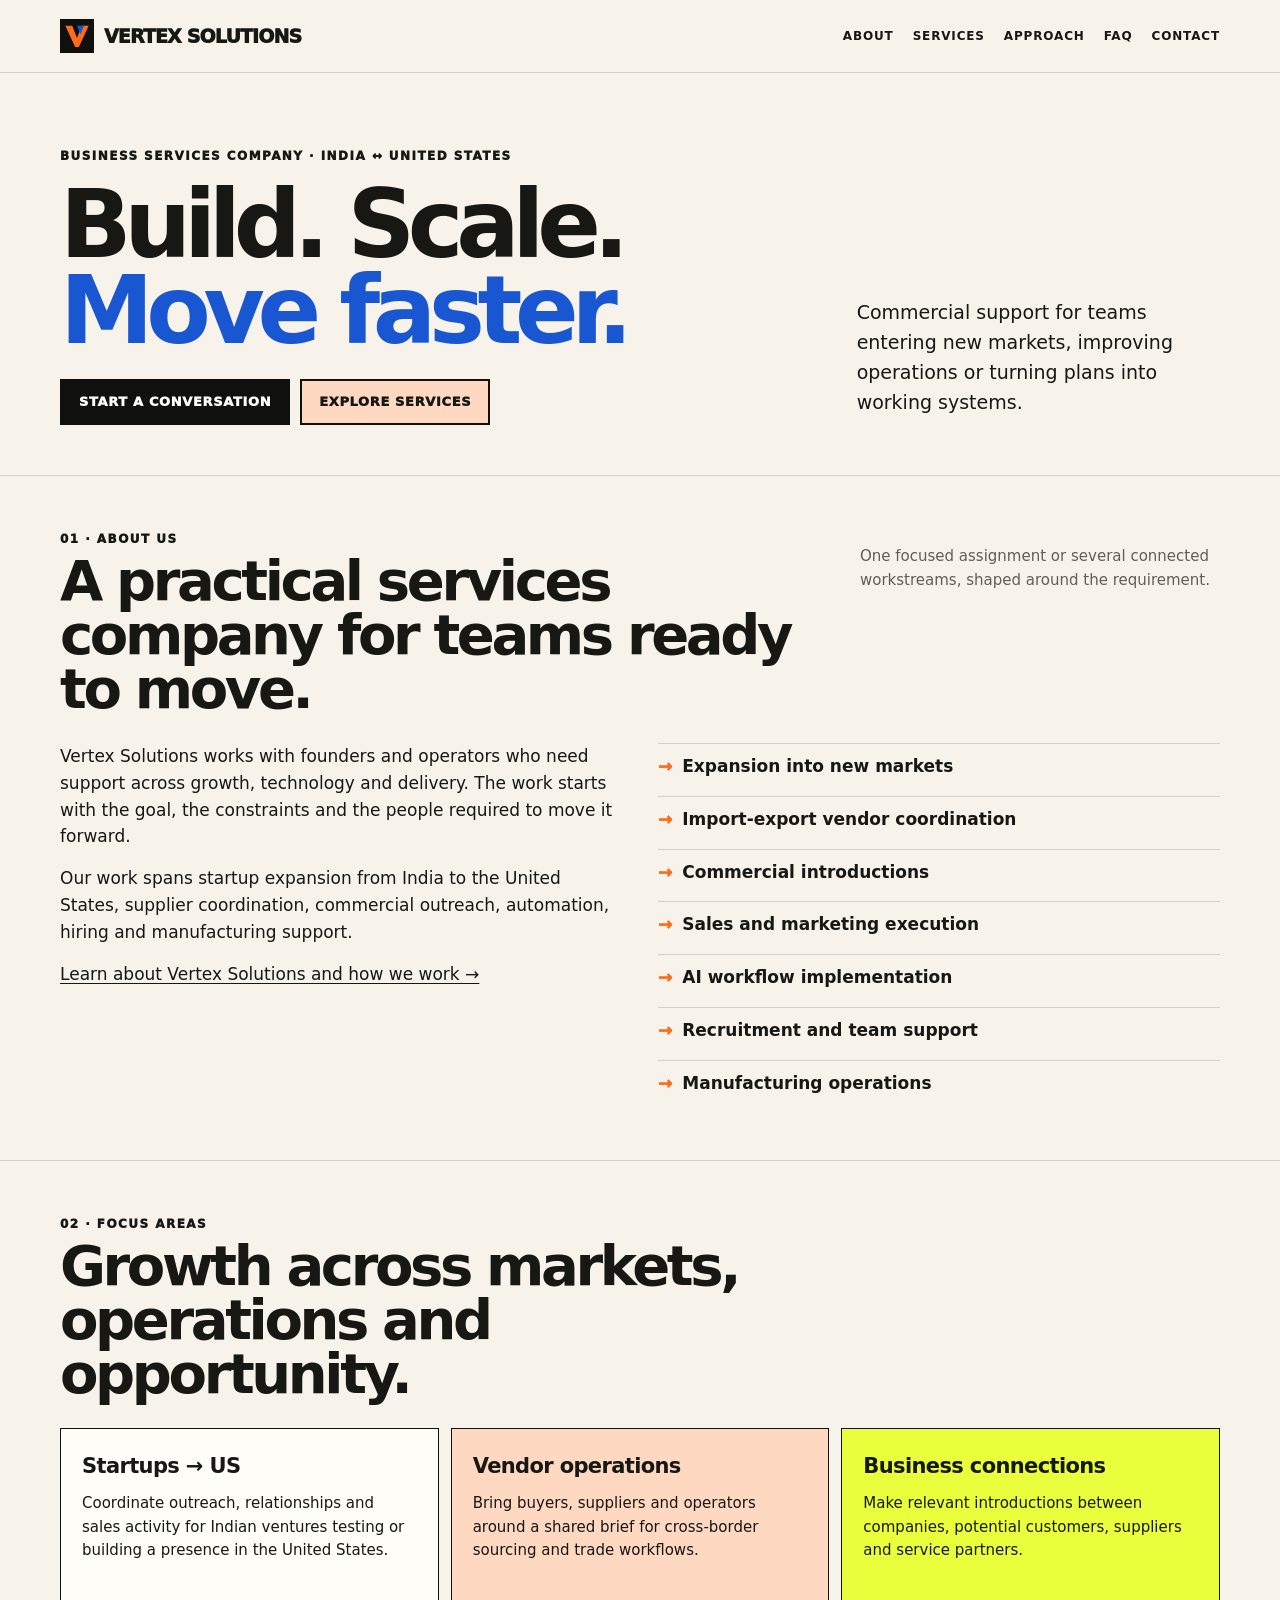
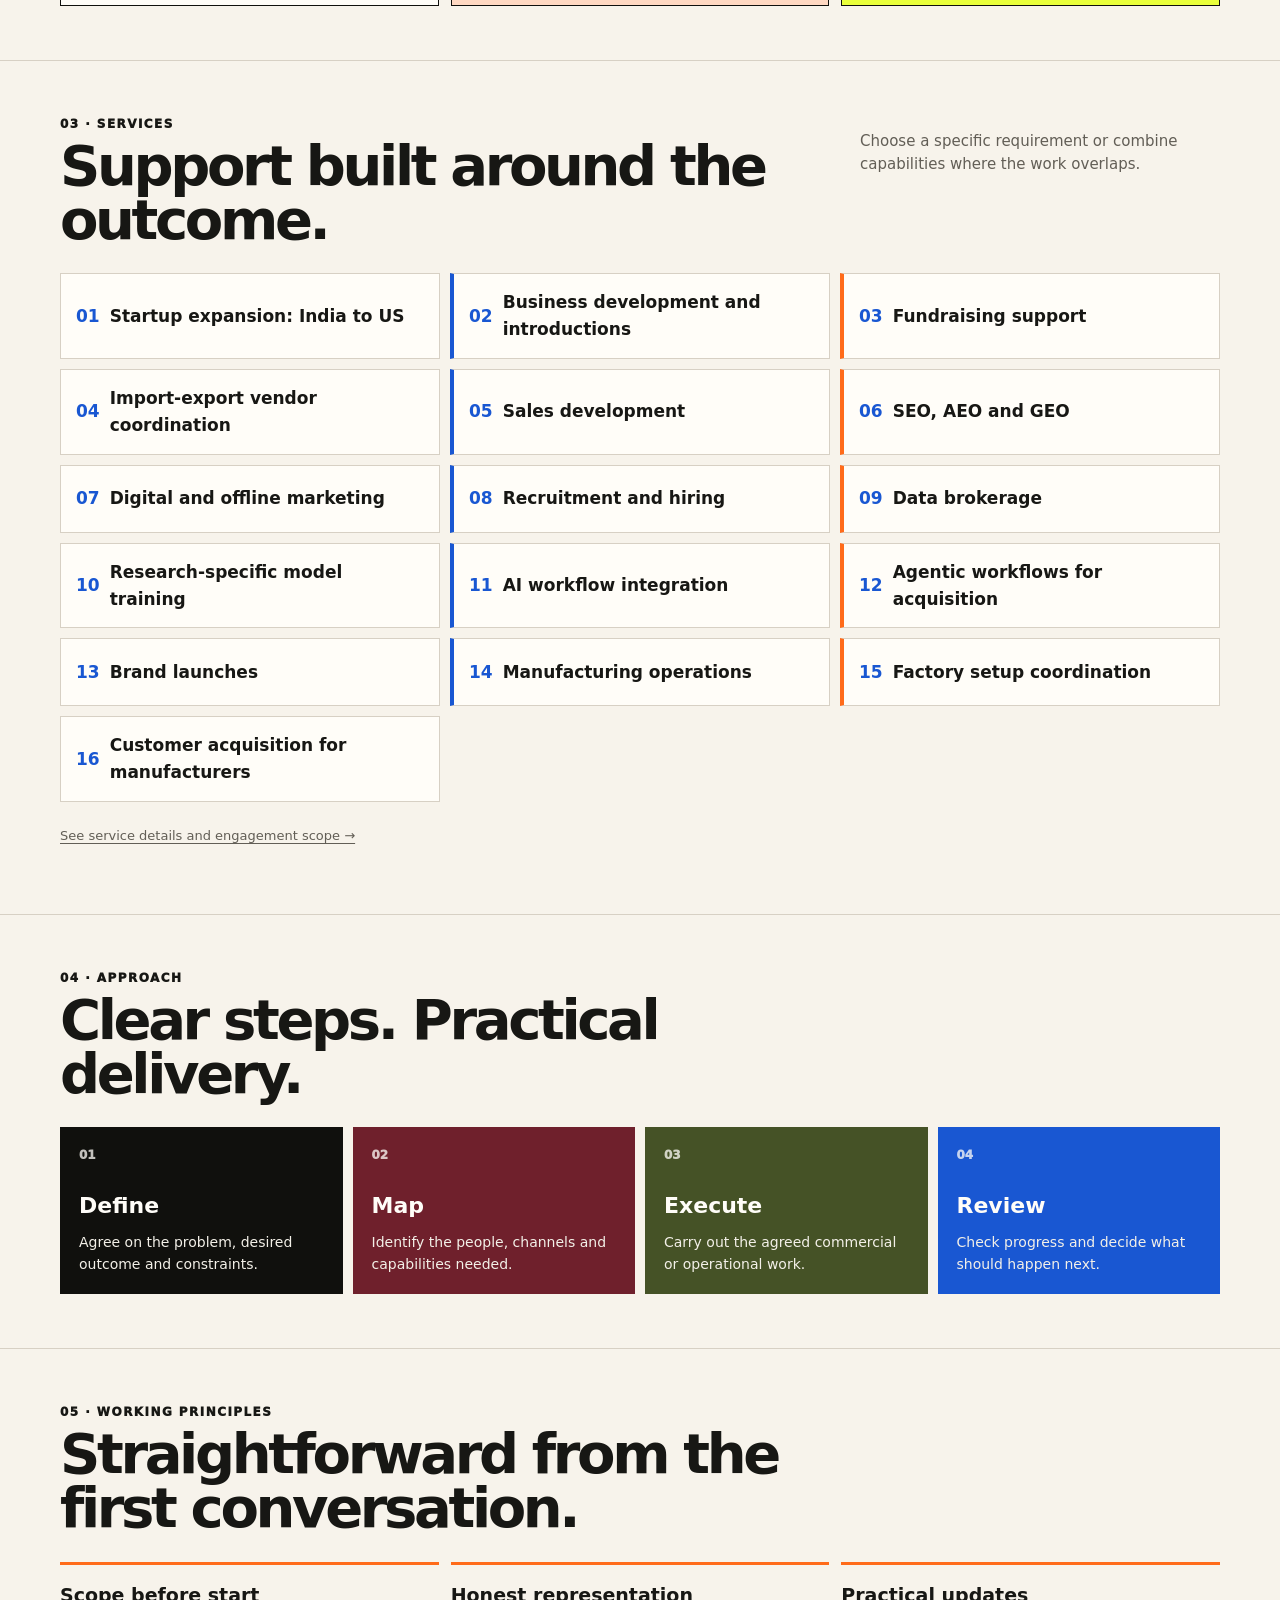
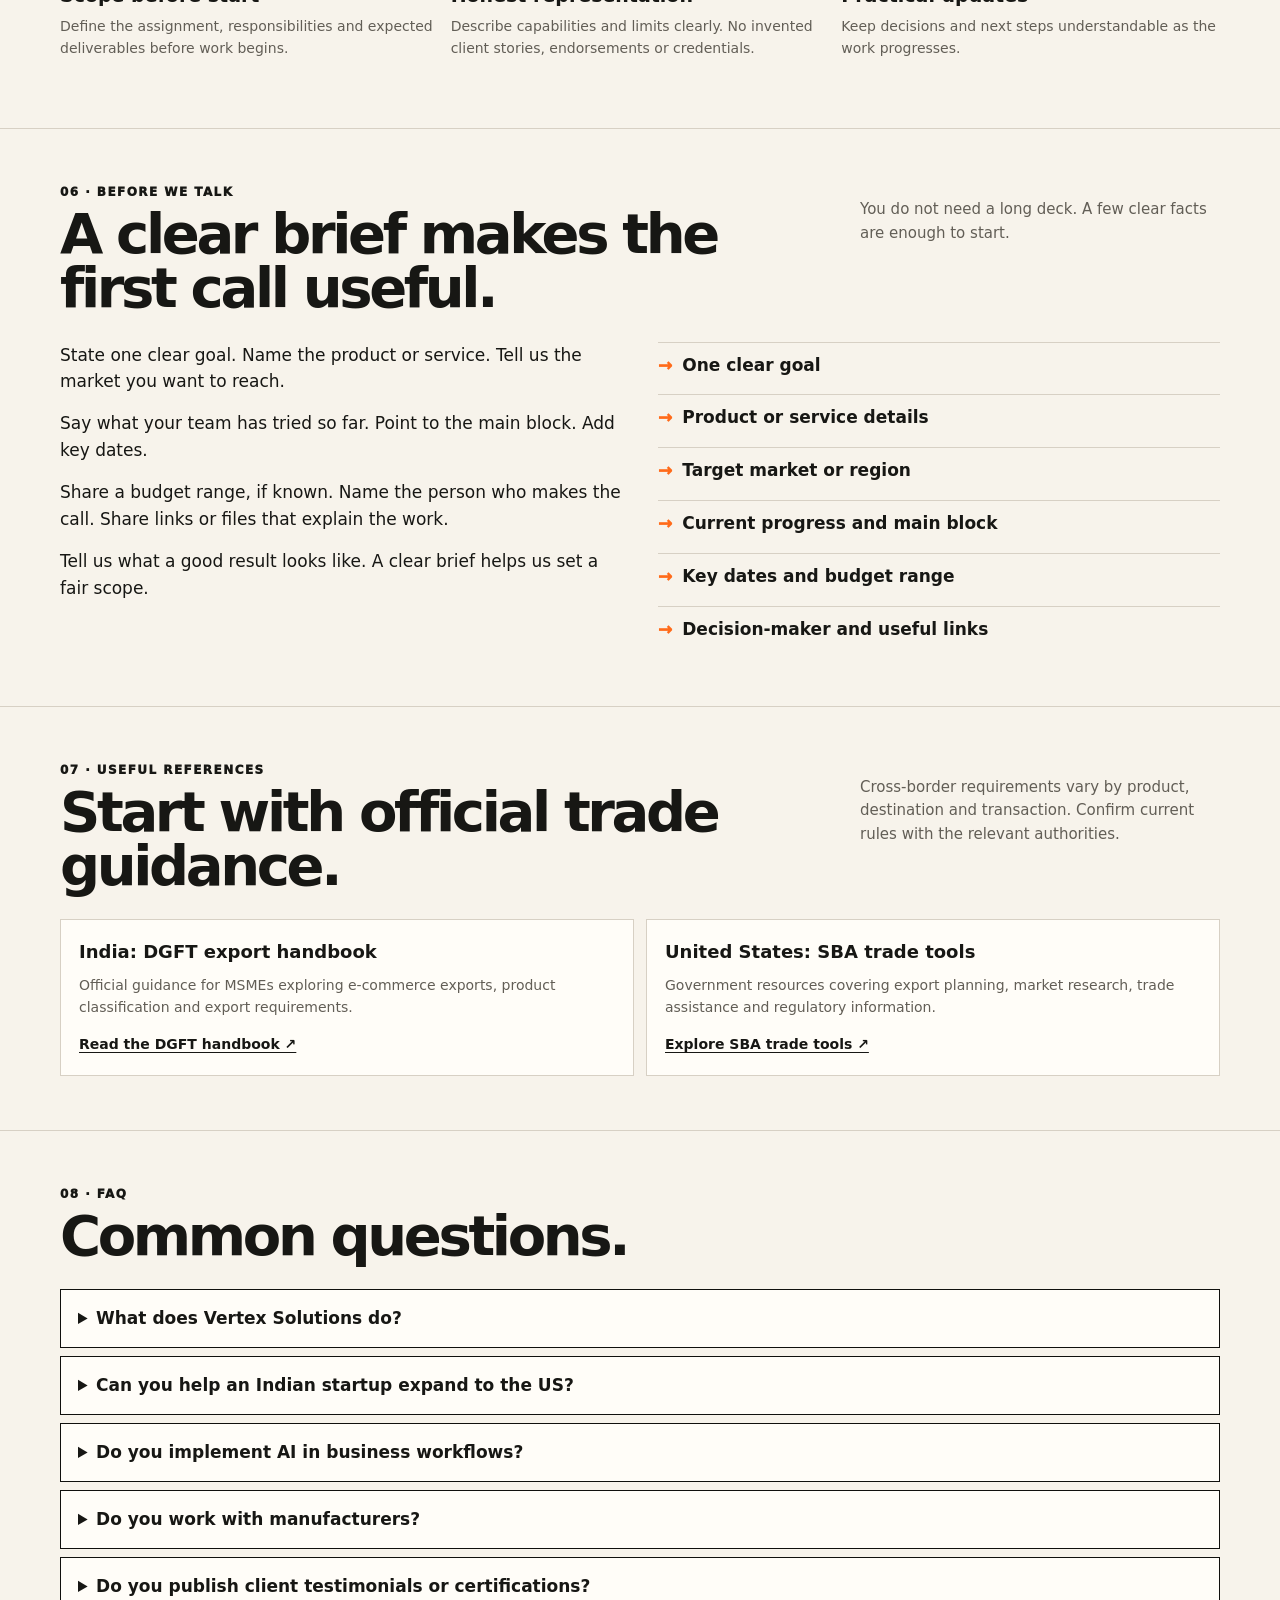
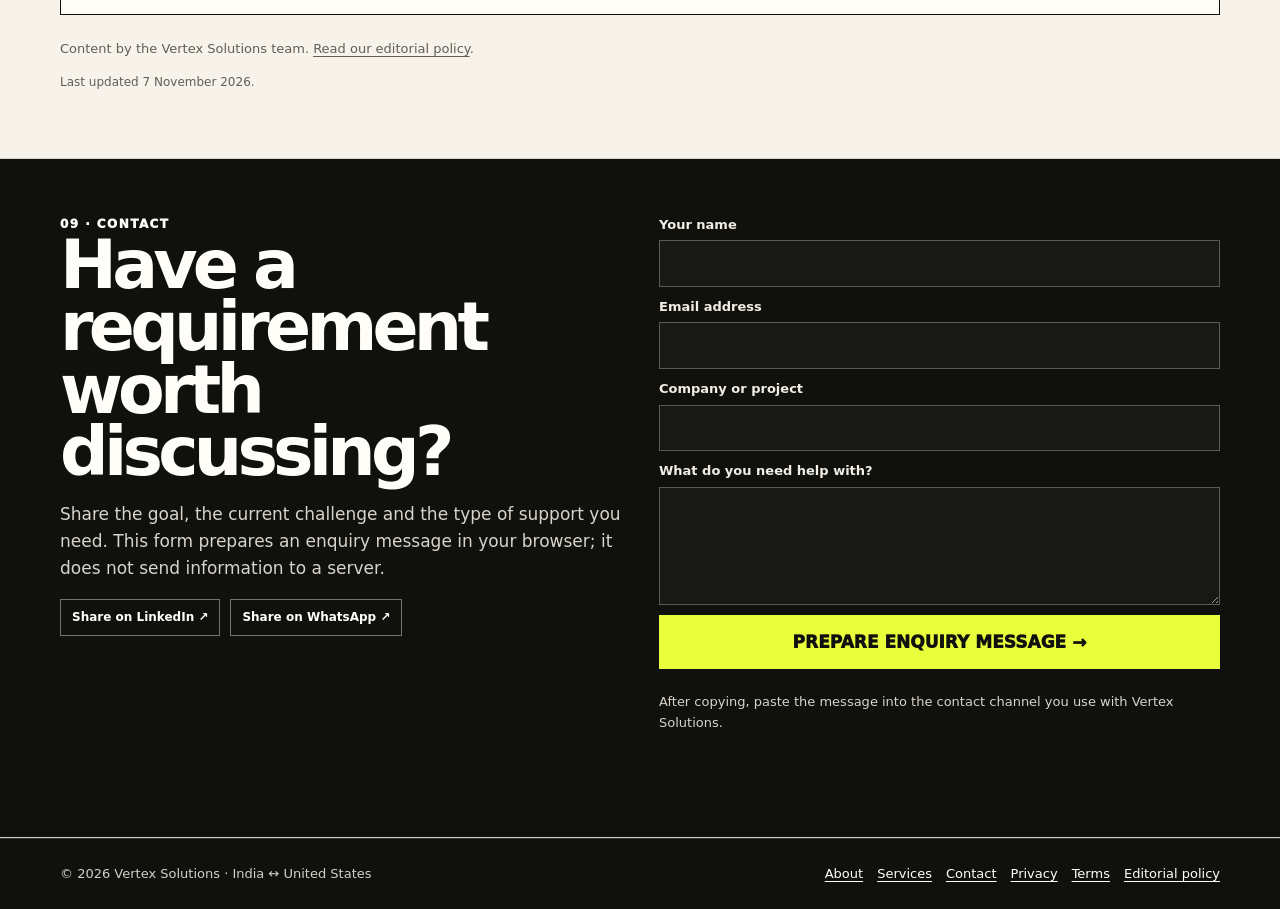
<file: index.html>
<!doctype html>
<html lang="en">
<head>
<meta charset="utf-8">
<meta name="viewport" content="width=device-width,initial-scale=1">
<title>Vertex Solutions | Startup & Business Growth</title>
<meta name="description" content="Vertex Solutions helps Indian startups enter the US market with sales, marketing, AI integration and cross-border operations.">
<meta name="robots" content="index,follow,max-image-preview:large,max-video-preview:-1">
<meta name="author" content="Vertex Solutions">
<meta name="theme-color" content="#10100d">
<link rel="canonical" href="https://vertexfirm.vercel.app/">
<link rel="icon" href="/favicon.svg" type="image/svg+xml">
<link rel="apple-touch-icon" href="/apple-touch-icon.png" sizes="180x180">
<link rel="manifest" href="/site.webmanifest">
<link rel="sitemap" type="application/xml" href="/sitemap.xml">
<link rel="alternate" type="text/plain" href="/llms.txt" title="AI and language model guidance">
<link rel="preload" href="/styles.css" as="style">
<link rel="stylesheet" href="/styles.css">
<meta property="og:type" content="website">
<meta property="og:site_name" content="Vertex Solutions">
<meta property="og:title" content="Vertex Solutions | Startup & Business Growth">
<meta property="og:description" content="Vertex Solutions helps Indian startups enter the US market with sales, marketing, AI integration and cross-border operations.">
<meta property="og:url" content="https://vertexfirm.vercel.app/">
<meta property="og:locale" content="en_US">
<meta property="og:image" content="https://vertexfirm.vercel.app/og-image.png">
<meta property="og:image:secure_url" content="https://vertexfirm.vercel.app/og-image.png">
<meta property="og:image:type" content="image/png">
<meta property="og:image:width" content="1200">
<meta property="og:image:height" content="630">
<meta property="og:image:alt" content="Vertex Solutions — Build. Scale. Move faster.">
<meta name="twitter:card" content="summary_large_image">
<meta name="twitter:title" content="Vertex Solutions | Startup & Business Growth">
<meta name="twitter:description" content="Vertex Solutions helps Indian startups enter the US market with sales, marketing, AI integration and cross-border operations.">
<meta name="twitter:image" content="https://vertexfirm.vercel.app/og-image.png">
<meta name="twitter:image:alt" content="Vertex Solutions — Build. Scale. Move faster.">
<script type="application/ld+json">{"@context":"https://schema.org","@type":"Organization","name":"Vertex Solutions","url":"https://vertexfirm.vercel.app/","logo":{"@type":"ImageObject","url":"https://vertexfirm.vercel.app/icon-512.png","width":512,"height":512},"image":"https://vertexfirm.vercel.app/og-image.png","description":"Business services company supporting startup expansion, commercial growth, technology implementation and operations.","areaServed":[{"@type":"Country","name":"India"},{"@type":"Country","name":"United States"}],"knowsAbout":["Startup expansion","Import-export vendor operations","Business development","Sales development","Digital marketing","Search engine optimisation","AI workflow integration","Recruitment","Manufacturing operations"]}</script>
<script type="application/ld+json">{"@context":"https://schema.org","@type":"WebSite","name":"Vertex Solutions","url":"https://vertexfirm.vercel.app/","description":"Business services supporting startup growth, technology and operations.","publisher":{"@type":"Organization","name":"Vertex Solutions","url":"https://vertexfirm.vercel.app/"},"inLanguage":"en"}</script>
<script type="application/ld+json">{"@context":"https://schema.org","@type":"WebPage","name":"Vertex Solutions | Startup & Business Growth","url":"https://vertexfirm.vercel.app/","description":"Vertex Solutions helps Indian startups enter the US market with sales, marketing, AI integration and cross-border operations.","datePublished":"2026-11-07","dateModified":"2026-11-07","inLanguage":"en","author":{"@type":"Organization","name":"Vertex Solutions"},"publisher":{"@type":"Organization","name":"Vertex Solutions","url":"https://vertexfirm.vercel.app/"}}</script>
 <meta name="google-site-verification" content="xJeyJafA28rt5c6bbzaI2vGTsi3N15evJbHN4DzywE8" />
</head>
<body>
<a class="skip-link" href="#main-content">Skip to main content</a>
<header class="nav"><div class="container navin"><a class="brand" href="/" aria-label="Vertex Solutions home"><img src="/logo.svg" width="34" height="34" alt=""><span>VERTEX SOLUTIONS</span></a><nav class="links" aria-label="Primary navigation"><a href="/about">About</a><a href="/services">Services</a><a href="/#approach">Approach</a><a href="/#faq">FAQ</a><a href="/contact">Contact</a></nav></div></header>
<main id="main-content">
<section class="hero"><div class="container hero-grid"><div><div class="eyebrow">Business services company · India ↔ United States</div><h1>Build. Scale.<br><em>Move faster.</em></h1><div class="actions"><a class="btn primary" href="/contact">Start a conversation</a><a class="btn secondary" href="/services">Explore services</a></div></div><p class="hero-copy">Commercial support for teams entering new markets, improving operations or turning plans into working systems.</p></div></section>
<section id="about"><div class="container"><div class="section-head"><div><div class="section-kicker">01 · About us</div><h2 class="section-title">A practical services company for teams ready to move.</h2></div><p class="section-note">One focused assignment or several connected workstreams, shaped around the requirement.</p></div><div class="about"><div><p>Vertex Solutions works with founders and operators who need support across growth, technology and delivery. The work starts with the goal, the constraints and the people required to move it forward.</p><p>Our work spans startup expansion from India to the United States, supplier coordination, commercial outreach, automation, hiring and manufacturing support.</p><p><a href="/about">Learn about Vertex Solutions and how we work →</a></p></div><ul class="compact-list"><li>Expansion into new markets</li><li>Import-export vendor coordination</li><li>Commercial introductions</li><li>Sales and marketing execution</li><li>AI workflow implementation</li><li>Recruitment and team support</li><li>Manufacturing operations</li></ul></div></div></section>
<section id="scale"><div class="container"><div class="section-head"><div><div class="section-kicker">02 · Focus areas</div><h2 class="section-title">Growth across markets, operations and opportunity.</h2></div></div><div class="scale"><article class="card"><h3>Startups → US</h3><p>Coordinate outreach, relationships and sales activity for Indian ventures testing or building a presence in the United States.</p></article><article class="card"><h3>Vendor operations</h3><p>Bring buyers, suppliers and operators around a shared brief for cross-border sourcing and trade workflows.</p></article><article class="card"><h3>Business connections</h3><p>Make relevant introductions between companies, potential customers, suppliers and service partners.</p></article></div></div></section>
<section id="services"><div class="container"><div class="section-head"><div><div class="section-kicker">03 · Services</div><h2 class="section-title">Support built around the outcome.</h2></div><p class="section-note">Choose a specific requirement or combine capabilities where the work overlaps.</p></div><div class="services">
<div class="service"><b>01</b> Startup expansion: India to US</div><div class="service"><b>02</b> Business development and introductions</div><div class="service"><b>03</b> Fundraising support</div>
<div class="service"><b>04</b> Import-export vendor coordination</div><div class="service"><b>05</b> Sales development</div><div class="service"><b>06</b> SEO, AEO and GEO</div>
<div class="service"><b>07</b> Digital and offline marketing</div><div class="service"><b>08</b> Recruitment and hiring</div><div class="service"><b>09</b> Data brokerage</div>
<div class="service"><b>10</b> Research-specific model training</div><div class="service"><b>11</b> AI workflow integration</div><div class="service"><b>12</b> Agentic workflows for acquisition</div>
<div class="service"><b>13</b> Brand launches</div><div class="service"><b>14</b> Manufacturing operations</div><div class="service"><b>15</b> Factory setup coordination</div>
<div class="service"><b>16</b> Customer acquisition for manufacturers</div>
</div><p class="byline"><a href="/services">See service details and engagement scope →</a></p></div></section>
<section id="approach"><div class="container"><div class="section-head"><div><div class="section-kicker">04 · Approach</div><h2 class="section-title">Clear steps. Practical delivery.</h2></div></div><div class="process"><div class="step"><div class="num">01</div><h3>Define</h3><p>Agree on the problem, desired outcome and constraints.</p></div><div class="step"><div class="num">02</div><h3>Map</h3><p>Identify the people, channels and capabilities needed.</p></div><div class="step"><div class="num">03</div><h3>Execute</h3><p>Carry out the agreed commercial or operational work.</p></div><div class="step"><div class="num">04</div><h3>Review</h3><p>Check progress and decide what should happen next.</p></div></div></div></section>
<section id="principles"><div class="container"><div class="section-head"><div><div class="section-kicker">05 · Working principles</div><h2 class="section-title">Straightforward from the first conversation.</h2></div></div><div class="principles"><article class="principle"><h3>Scope before start</h3><p>Define the assignment, responsibilities and expected deliverables before work begins.</p></article><article class="principle"><h3>Honest representation</h3><p>Describe capabilities and limits clearly. No invented client stories, endorsements or credentials.</p></article><article class="principle"><h3>Practical updates</h3><p>Keep decisions and next steps understandable as the work progresses.</p></article></div></div></section>
<section id="first-brief"><div class="container"><div class="section-head"><div><div class="section-kicker">06 · Before we talk</div><h2 class="section-title">A clear brief makes the first call useful.</h2></div><p class="section-note">You do not need a long deck. A few clear facts are enough to start.</p></div><div class="about"><div><p>State one clear goal. Name the product or service. Tell us the market you want to reach.</p><p>Say what your team has tried so far. Point to the main block. Add key dates.</p><p>Share a budget range, if known. Name the person who makes the call. Share links or files that explain the work.</p><p>Tell us what a good result looks like. A clear brief helps us set a fair scope.</p></div><ul class="compact-list"><li>One clear goal</li><li>Product or service details</li><li>Target market or region</li><li>Current progress and main block</li><li>Key dates and budget range</li><li>Decision-maker and useful links</li></ul></div></div></section>
<section id="resources"><div class="container"><div class="section-head"><div><div class="section-kicker">07 · Useful references</div><h2 class="section-title">Start with official trade guidance.</h2></div><p class="section-note">Cross-border requirements vary by product, destination and transaction. Confirm current rules with the relevant authorities.</p></div><div class="resources"><article class="resource"><h3>India: DGFT export handbook</h3><p>Official guidance for MSMEs exploring e-commerce exports, product classification and export requirements.</p><a href="https://content.dgft.gov.in/Website/EcommExportHandbookMSME_E.pdf" target="_blank" rel="noopener noreferrer">Read the DGFT handbook ↗</a></article><article class="resource"><h3>United States: SBA trade tools</h3><p>Government resources covering export planning, market research, trade assistance and regulatory information.</p><a href="https://www.sba.gov/counseling/trade-tools-for-international-sales/" target="_blank" rel="noopener noreferrer">Explore SBA trade tools ↗</a></article></div></div></section>
<section id="faq"><div class="container"><div class="section-head"><div><div class="section-kicker">08 · FAQ</div><h2 class="section-title">Common questions.</h2></div></div><div class="faq">
<details><summary>What does Vertex Solutions do?</summary><p>We support companies with market expansion, commercial development, vendor coordination, technology implementation, recruitment and manufacturing-related work.</p></details>
<details><summary>Can you help an Indian startup expand to the US?</summary><p>Yes. Support can include business introductions, outreach, sales activity and coordination around an expansion plan. The scope depends on the company's stage and requirements.</p></details>
<details><summary>Do you implement AI in business workflows?</summary><p>Services include integrating AI into existing processes and designing agentic workflows for customer acquisition and other agreed business tasks.</p></details>
<details><summary>Do you work with manufacturers?</summary><p>Yes. Work may include supplier and vendor coordination, manufacturing setup support and customer acquisition activity.</p></details>
<details><summary>Do you publish client testimonials or certifications?</summary><p>This website does not publish unverified testimonials or accreditation claims. Any project references or credentials should be confirmed directly before relying on them.</p></details>
</div><p class="byline">Content by the Vertex Solutions team. <a href="/editorial-policy">Read our editorial policy</a>.</p><p class="date-line">Last updated <time datetime="2026-11-07">7 November 2026</time>.</p></div></section>
<section class="contact" id="contact"><div class="container contact-grid"><div><div class="section-kicker">09 · Contact</div><h2>Have a requirement worth discussing?</h2><p>Share the goal, the current challenge and the type of support you need. This form prepares an enquiry message in your browser; it does not send information to a server.</p><div class="share-links"><a href="https://www.linkedin.com/sharing/share-offsite/?url=https://vertexfirm.vercel.app/" target="_blank" rel="noopener noreferrer">Share on LinkedIn ↗</a><a href="https://wa.me/?text=Vertex%20Solutions%20-%20https://vertexfirm.vercel.app/" target="_blank" rel="noopener noreferrer">Share on WhatsApp ↗</a></div></div><form class="contact-form" data-copy-enquiry><label>Your name<input name="name" autocomplete="name" required></label><label>Email address<input name="email" type="email" autocomplete="email" required></label><label>Company or project<input name="company" autocomplete="organization"></label><label>What do you need help with?<textarea name="message" required></textarea></label><button type="submit">Prepare enquiry message →</button><p class="form-note">After copying, paste the message into the contact channel you use with Vertex Solutions.</p><p class="form-status" role="status" aria-live="polite"></p><textarea class="form-output" data-copy-fallback aria-label="Enquiry text to copy" readonly></textarea></form></div></section>
</main>
<footer class="footer"><div class="container footerin"><div>© <span data-current-year>2026</span> Vertex Solutions · India ↔ United States</div><nav class="footer-links" aria-label="Footer navigation"><a href="/about">About</a><a href="/services">Services</a><a href="/contact">Contact</a><a href="/privacy-policy">Privacy</a><a href="/terms-of-service">Terms</a><a href="/editorial-policy">Editorial policy</a></nav></div></footer><script src="/site.js" defer></script>
</body></html>
</file>
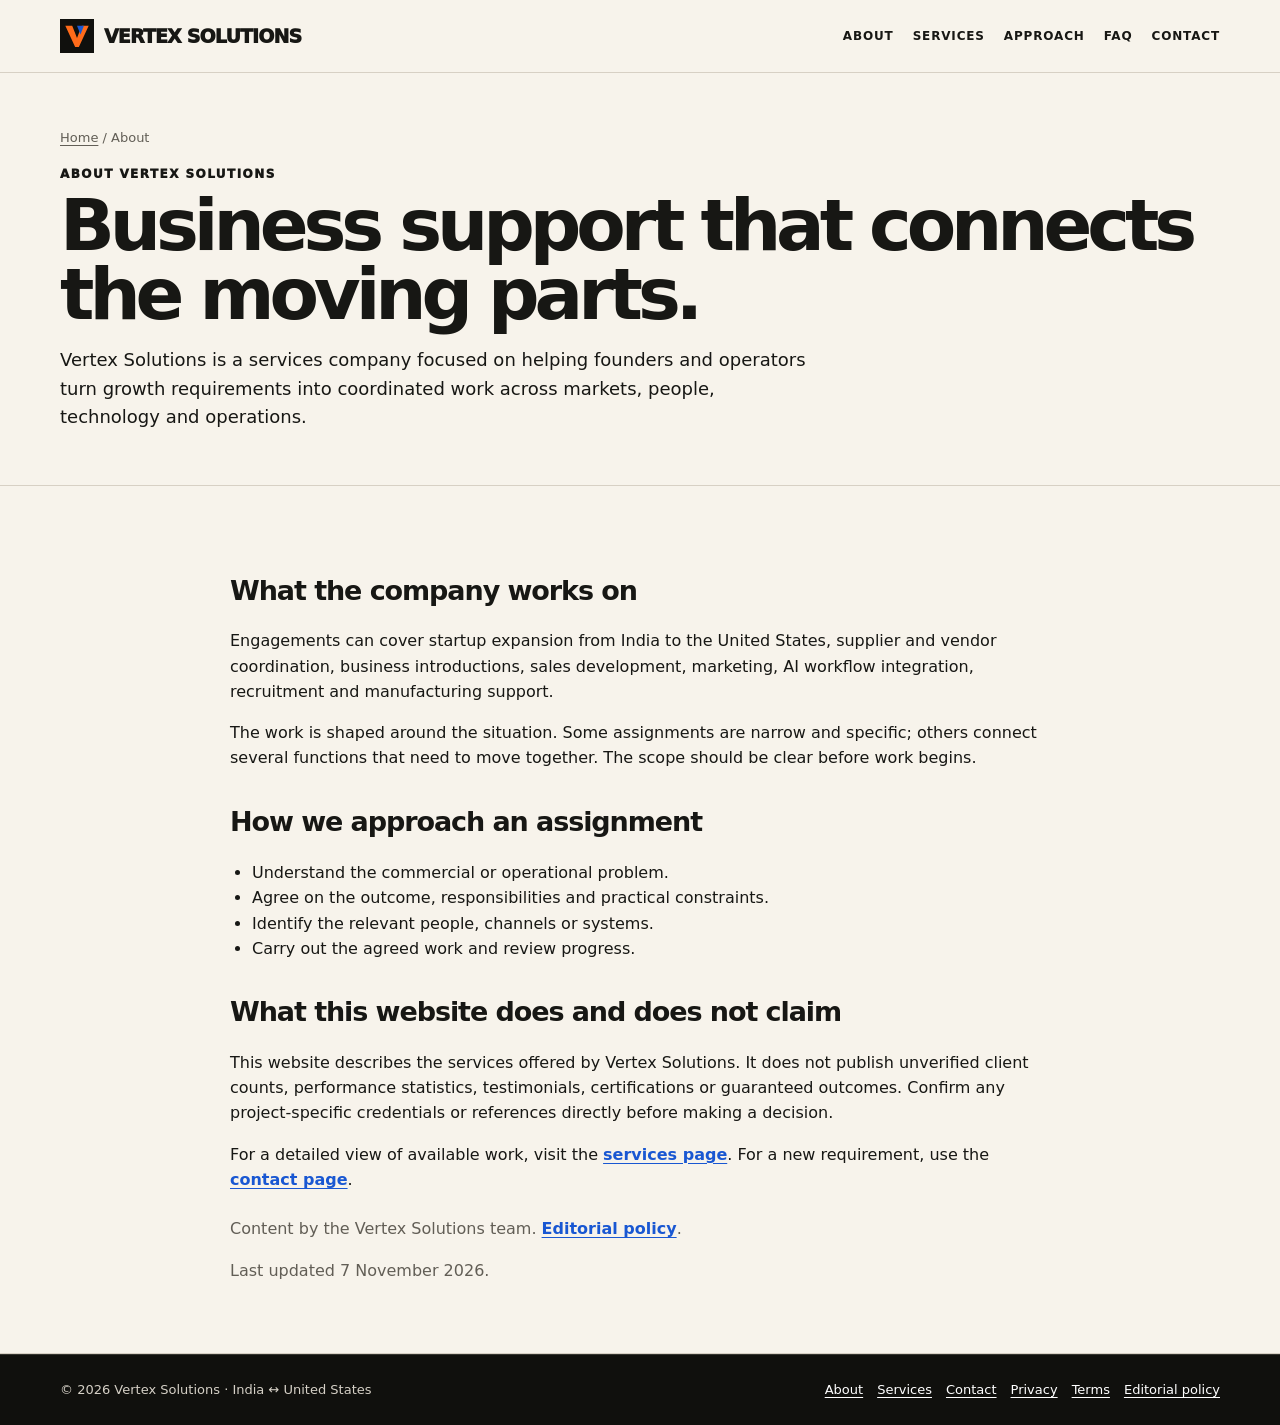
<file: about.html>
<!doctype html>
<html lang="en">
<head>
<meta charset="utf-8">
<meta name="viewport" content="width=device-width,initial-scale=1">
<title>About Vertex Solutions | Business Growth & Operations</title>
<meta name="description" content="Discover Vertex Solutions and its support for startup growth, technology delivery, commercial work and cross-border operations.">
<meta name="robots" content="index,follow,max-image-preview:large,max-video-preview:-1">
<meta name="author" content="Vertex Solutions">
<meta name="theme-color" content="#10100d">
<link rel="canonical" href="https://vertexfirm.vercel.app/about">
<link rel="icon" href="/favicon.svg" type="image/svg+xml">
<link rel="apple-touch-icon" href="/apple-touch-icon.png" sizes="180x180">
<link rel="manifest" href="/site.webmanifest">
<link rel="sitemap" type="application/xml" href="/sitemap.xml">
<link rel="preload" href="/styles.css" as="style">
<link rel="stylesheet" href="/styles.css">
<meta property="og:type" content="website">
<meta property="og:site_name" content="Vertex Solutions">
<meta property="og:title" content="About Vertex Solutions | Business Growth & Operations">
<meta property="og:description" content="Discover Vertex Solutions and its support for startup growth, technology delivery, commercial work and cross-border operations.">
<meta property="og:url" content="https://vertexfirm.vercel.app/about">
<meta property="og:locale" content="en_US">
<meta property="og:image" content="https://vertexfirm.vercel.app/og-image.png">
<meta property="og:image:secure_url" content="https://vertexfirm.vercel.app/og-image.png">
<meta property="og:image:type" content="image/png">
<meta property="og:image:width" content="1200">
<meta property="og:image:height" content="630">
<meta property="og:image:alt" content="Vertex Solutions — Build. Scale. Move faster.">
<meta name="twitter:card" content="summary_large_image">
<meta name="twitter:title" content="About Vertex Solutions | Business Growth & Operations">
<meta name="twitter:description" content="Discover Vertex Solutions and its support for startup growth, technology delivery, commercial work and cross-border operations.">
<meta name="twitter:image" content="https://vertexfirm.vercel.app/og-image.png">
<meta name="twitter:image:alt" content="Vertex Solutions — Build. Scale. Move faster.">
<script type="application/ld+json">{"@context":"https://schema.org","@type":"Organization","name":"Vertex Solutions","url":"https://vertexfirm.vercel.app/","logo":{"@type":"ImageObject","url":"https://vertexfirm.vercel.app/icon-512.png","width":512,"height":512},"image":"https://vertexfirm.vercel.app/og-image.png","description":"Business services company supporting startup expansion, commercial growth, technology implementation and operations.","areaServed":[{"@type":"Country","name":"India"},{"@type":"Country","name":"United States"}],"knowsAbout":["Startup expansion","Import-export vendor operations","Business development","Sales development","Digital marketing","Search engine optimisation","AI workflow integration","Recruitment","Manufacturing operations"]}</script>
<script type="application/ld+json">{"@context":"https://schema.org","@type":"WebSite","name":"Vertex Solutions","url":"https://vertexfirm.vercel.app/","description":"Business services supporting startup growth, technology and operations.","publisher":{"@type":"Organization","name":"Vertex Solutions","url":"https://vertexfirm.vercel.app/"},"inLanguage":"en"}</script>
<script type="application/ld+json">{"@context":"https://schema.org","@type":"AboutPage","name":"About Vertex Solutions | Business Growth & Operations","url":"https://vertexfirm.vercel.app/about","description":"Discover Vertex Solutions and its support for startup growth, technology delivery, commercial work and cross-border operations.","datePublished":"2026-11-07","dateModified":"2026-11-07","inLanguage":"en","author":{"@type":"Organization","name":"Vertex Solutions"},"publisher":{"@type":"Organization","name":"Vertex Solutions","url":"https://vertexfirm.vercel.app/"}}</script>
</head>
<body><a class="skip-link" href="#main-content">Skip to main content</a>
<header class="nav"><div class="container navin"><a class="brand" href="/" aria-label="Vertex Solutions home"><img src="/logo.svg" width="34" height="34" alt=""><span>VERTEX SOLUTIONS</span></a><nav class="links" aria-label="Primary navigation"><a href="/about">About</a><a href="/services">Services</a><a href="/#approach">Approach</a><a href="/#faq">FAQ</a><a href="/contact">Contact</a></nav></div></header><main id="main-content"><section class="page-hero"><div class="container"><div class="breadcrumbs"><a href="/">Home</a> / About</div><div class="section-kicker">About Vertex Solutions</div><h1>Business support that connects the moving parts.</h1><p>Vertex Solutions is a services company focused on helping founders and operators turn growth requirements into coordinated work across markets, people, technology and operations.</p></div></section>
<section><div class="container prose"><h2>What the company works on</h2><p>Engagements can cover startup expansion from India to the United States, supplier and vendor coordination, business introductions, sales development, marketing, AI workflow integration, recruitment and manufacturing support.</p><p>The work is shaped around the situation. Some assignments are narrow and specific; others connect several functions that need to move together. The scope should be clear before work begins.</p><h2>How we approach an assignment</h2><ul><li>Understand the commercial or operational problem.</li><li>Agree on the outcome, responsibilities and practical constraints.</li><li>Identify the relevant people, channels or systems.</li><li>Carry out the agreed work and review progress.</li></ul><h2>What this website does and does not claim</h2><p>This website describes the services offered by Vertex Solutions. It does not publish unverified client counts, performance statistics, testimonials, certifications or guaranteed outcomes. Confirm any project-specific credentials or references directly before making a decision.</p><p>For a detailed view of available work, visit the <a href="/services">services page</a>. For a new requirement, use the <a href="/contact">contact page</a>.</p><p class="byline">Content by the Vertex Solutions team. <a href="/editorial-policy">Editorial policy</a>.</p><p class="date-line">Last updated <time datetime="2026-11-07">7 November 2026</time>.</p></div></section></main><footer class="footer"><div class="container footerin"><div>© <span data-current-year>2026</span> Vertex Solutions · India ↔ United States</div><nav class="footer-links" aria-label="Footer navigation"><a href="/about">About</a><a href="/services">Services</a><a href="/contact">Contact</a><a href="/privacy-policy">Privacy</a><a href="/terms-of-service">Terms</a><a href="/editorial-policy">Editorial policy</a></nav></div></footer><script src="/site.js" defer></script></body></html>
</file>
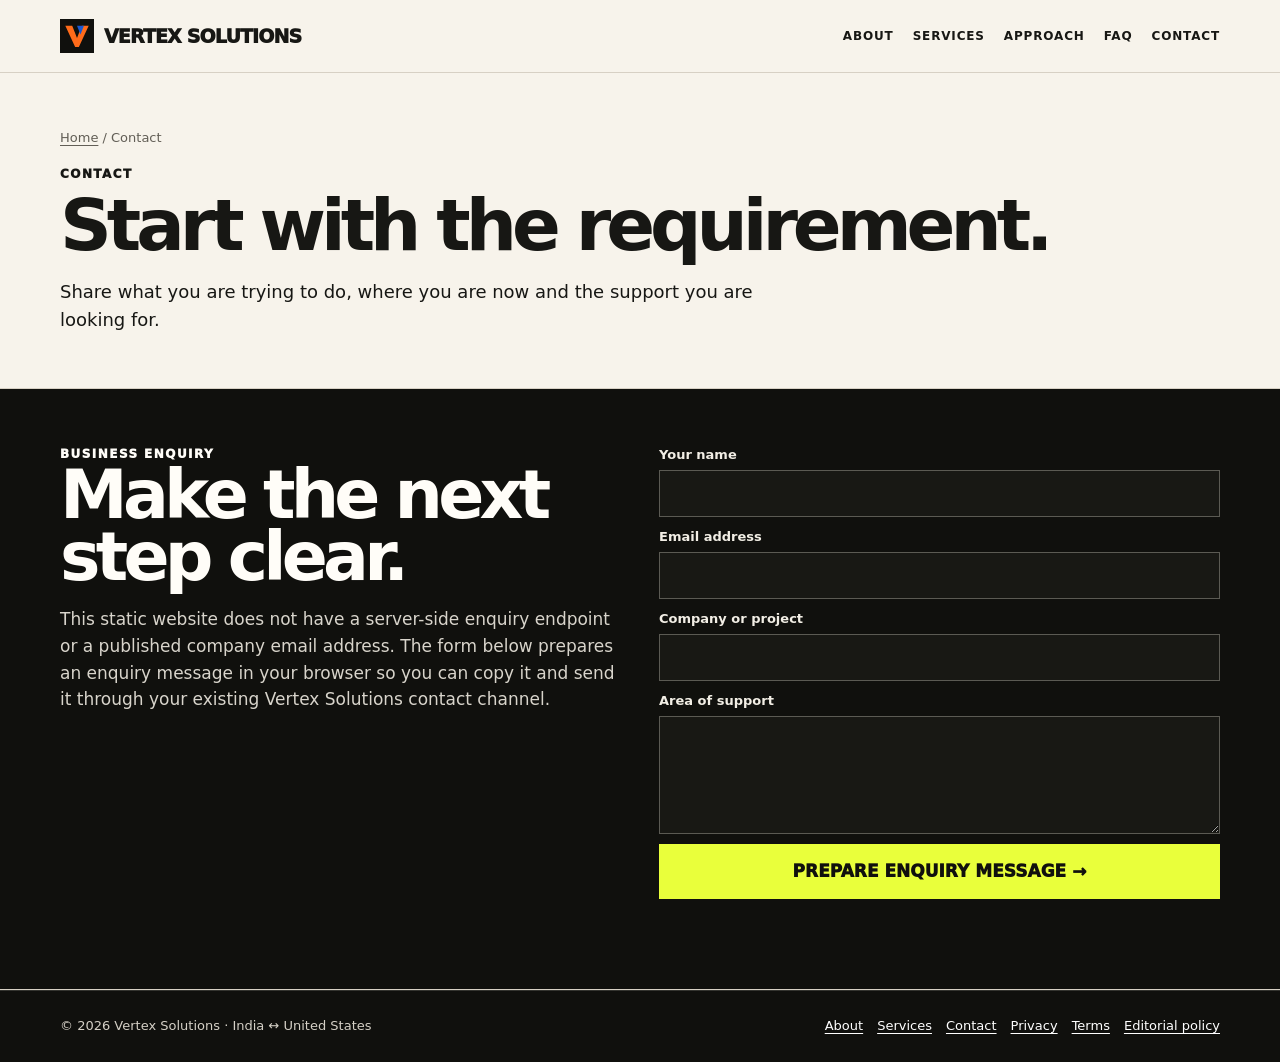
<file: contact.html>
<!doctype html>
<html lang="en">
<head>
<meta charset="utf-8">
<meta name="viewport" content="width=device-width,initial-scale=1">
<title>Contact Vertex Solutions | Business Enquiries</title>
<meta name="description" content="Prepare an enquiry for Vertex Solutions about startup growth, vendor operations, sales, marketing, AI or manufacturing support.">
<meta name="robots" content="index,follow,max-image-preview:large,max-video-preview:-1">
<meta name="author" content="Vertex Solutions">
<meta name="theme-color" content="#10100d">
<link rel="canonical" href="https://vertexfirm.vercel.app/contact">
<link rel="icon" href="/favicon.svg" type="image/svg+xml">
<link rel="apple-touch-icon" href="/apple-touch-icon.png" sizes="180x180">
<link rel="manifest" href="/site.webmanifest">
<link rel="sitemap" type="application/xml" href="/sitemap.xml">
<link rel="preload" href="/styles.css" as="style">
<link rel="stylesheet" href="/styles.css">
<meta property="og:type" content="website">
<meta property="og:site_name" content="Vertex Solutions">
<meta property="og:title" content="Contact Vertex Solutions | Business Enquiries">
<meta property="og:description" content="Prepare an enquiry for Vertex Solutions about startup growth, vendor operations, sales, marketing, AI or manufacturing support.">
<meta property="og:url" content="https://vertexfirm.vercel.app/contact">
<meta property="og:locale" content="en_US">
<meta property="og:image" content="https://vertexfirm.vercel.app/og-image.png">
<meta property="og:image:secure_url" content="https://vertexfirm.vercel.app/og-image.png">
<meta property="og:image:type" content="image/png">
<meta property="og:image:width" content="1200">
<meta property="og:image:height" content="630">
<meta property="og:image:alt" content="Vertex Solutions — Build. Scale. Move faster.">
<meta name="twitter:card" content="summary_large_image">
<meta name="twitter:title" content="Contact Vertex Solutions | Business Enquiries">
<meta name="twitter:description" content="Prepare an enquiry for Vertex Solutions about startup growth, vendor operations, sales, marketing, AI or manufacturing support.">
<meta name="twitter:image" content="https://vertexfirm.vercel.app/og-image.png">
<meta name="twitter:image:alt" content="Vertex Solutions — Build. Scale. Move faster.">
<script type="application/ld+json">{"@context":"https://schema.org","@type":"Organization","name":"Vertex Solutions","url":"https://vertexfirm.vercel.app/","logo":{"@type":"ImageObject","url":"https://vertexfirm.vercel.app/icon-512.png","width":512,"height":512},"image":"https://vertexfirm.vercel.app/og-image.png","description":"Business services company supporting startup expansion, commercial growth, technology implementation and operations.","areaServed":[{"@type":"Country","name":"India"},{"@type":"Country","name":"United States"}],"knowsAbout":["Startup expansion","Import-export vendor operations","Business development","Sales development","Digital marketing","Search engine optimisation","AI workflow integration","Recruitment","Manufacturing operations"]}</script>
<script type="application/ld+json">{"@context":"https://schema.org","@type":"WebSite","name":"Vertex Solutions","url":"https://vertexfirm.vercel.app/","description":"Business services supporting startup growth, technology and operations.","publisher":{"@type":"Organization","name":"Vertex Solutions","url":"https://vertexfirm.vercel.app/"},"inLanguage":"en"}</script>
<script type="application/ld+json">{"@context":"https://schema.org","@type":"ContactPage","name":"Contact Vertex Solutions | Business Enquiries","url":"https://vertexfirm.vercel.app/contact","description":"Prepare an enquiry for Vertex Solutions about startup growth, vendor operations, sales, marketing, AI or manufacturing support.","datePublished":"2026-11-07","dateModified":"2026-11-07","inLanguage":"en","author":{"@type":"Organization","name":"Vertex Solutions"},"publisher":{"@type":"Organization","name":"Vertex Solutions","url":"https://vertexfirm.vercel.app/"}}</script>
</head>
<body><a class="skip-link" href="#main-content">Skip to main content</a>
<header class="nav"><div class="container navin"><a class="brand" href="/" aria-label="Vertex Solutions home"><img src="/logo.svg" width="34" height="34" alt=""><span>VERTEX SOLUTIONS</span></a><nav class="links" aria-label="Primary navigation"><a href="/about">About</a><a href="/services">Services</a><a href="/#approach">Approach</a><a href="/#faq">FAQ</a><a href="/contact">Contact</a></nav></div></header><main id="main-content"><section class="page-hero"><div class="container"><div class="breadcrumbs"><a href="/">Home</a> / Contact</div><div class="section-kicker">Contact</div><h1>Start with the requirement.</h1><p>Share what you are trying to do, where you are now and the support you are looking for.</p></div></section>
<section class="contact"><div class="container contact-grid"><div><div class="section-kicker">Business enquiry</div><h2>Make the next step clear.</h2><p>This static website does not have a server-side enquiry endpoint or a published company email address. The form below prepares an enquiry message in your browser so you can copy it and send it through your existing Vertex Solutions contact channel.</p></div><form class="contact-form" data-copy-enquiry><label>Your name<input name="name" autocomplete="name" required></label><label>Email address<input name="email" type="email" autocomplete="email" required></label><label>Company or project<input name="company" autocomplete="organization"></label><label>Area of support<textarea name="message" required></textarea></label><button type="submit">Prepare enquiry message →</button><p class="form-status" role="status" aria-live="polite"></p><textarea class="form-output" data-copy-fallback aria-label="Enquiry text to copy" readonly></textarea></form></div></section></main><footer class="footer"><div class="container footerin"><div>© <span data-current-year>2026</span> Vertex Solutions · India ↔ United States</div><nav class="footer-links" aria-label="Footer navigation"><a href="/about">About</a><a href="/services">Services</a><a href="/contact">Contact</a><a href="/privacy-policy">Privacy</a><a href="/terms-of-service">Terms</a><a href="/editorial-policy">Editorial policy</a></nav></div></footer><script src="/site.js" defer></script></body></html>
</file>
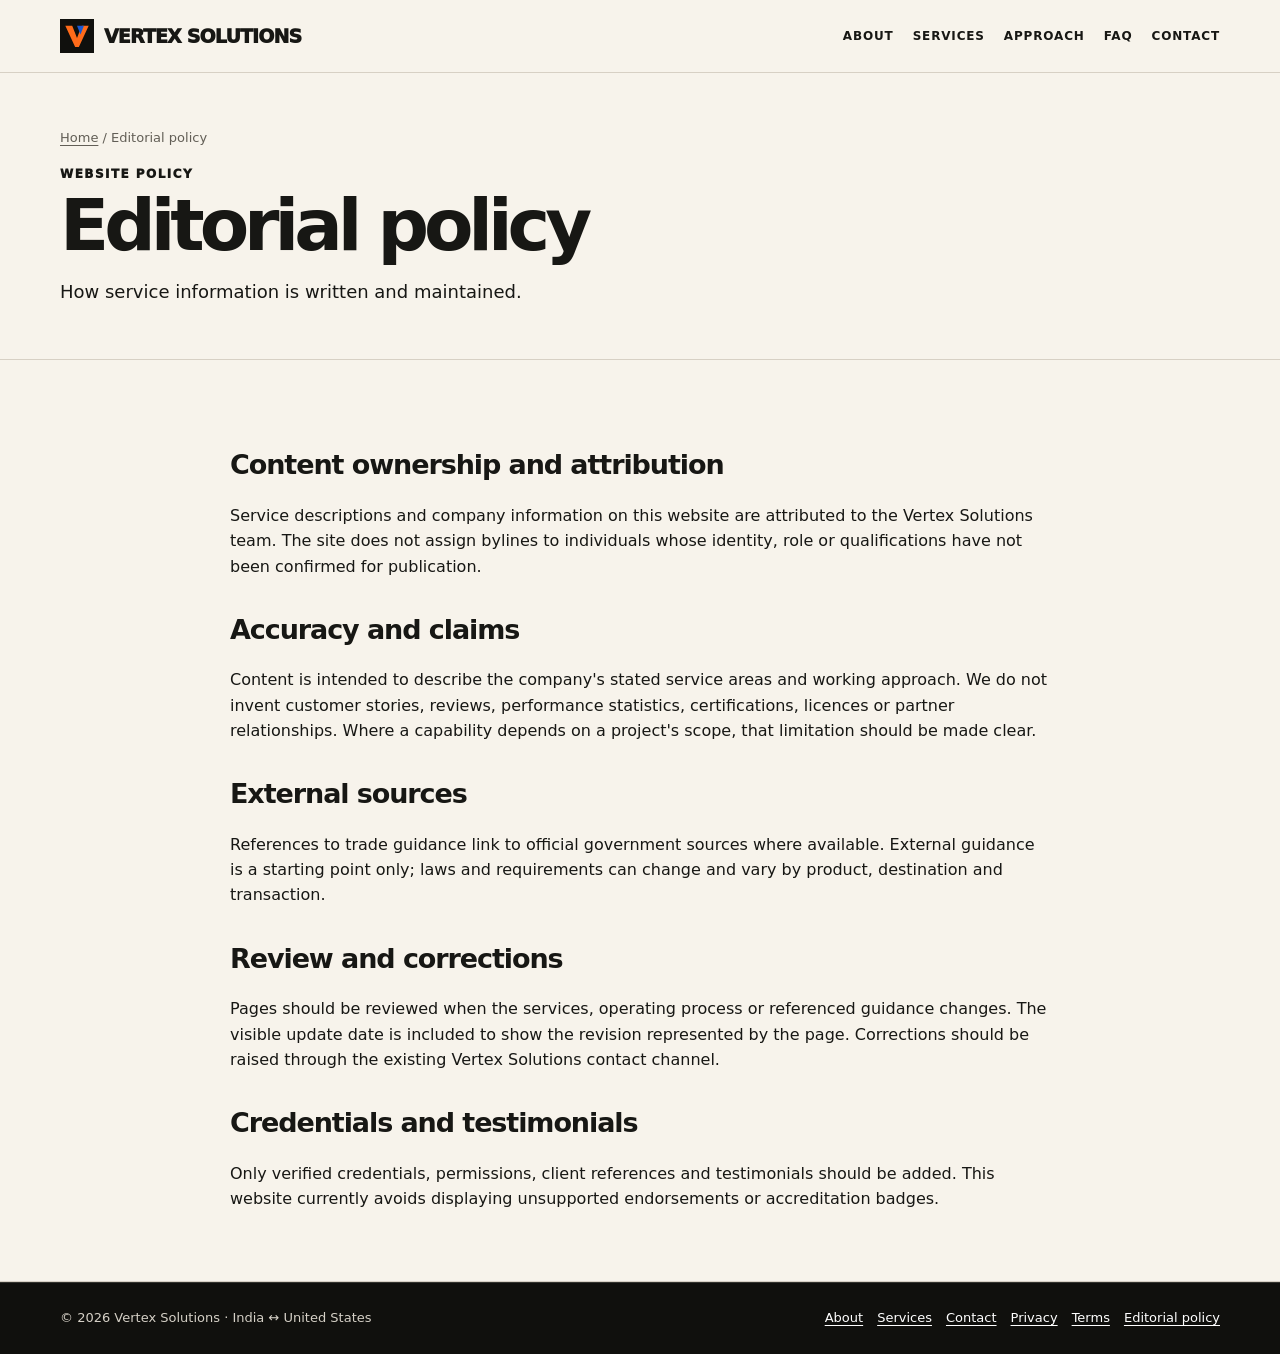
<file: editorial-policy.html>
<!doctype html>
<html lang="en">
<head>
<meta charset="utf-8">
<meta name="viewport" content="width=device-width,initial-scale=1">
<title>Editorial Policy | Vertex Solutions</title>
<meta name="description" content="Learn how Vertex Solutions writes, attributes, reviews and updates website service information for visitors and search systems.">
<meta name="robots" content="index,follow,max-image-preview:large,max-video-preview:-1">
<meta name="author" content="Vertex Solutions">
<meta name="theme-color" content="#10100d">
<link rel="canonical" href="https://vertexfirm.vercel.app/editorial-policy">
<link rel="icon" href="/favicon.svg" type="image/svg+xml">
<link rel="apple-touch-icon" href="/apple-touch-icon.png" sizes="180x180">
<link rel="manifest" href="/site.webmanifest">
<link rel="sitemap" type="application/xml" href="/sitemap.xml">
<link rel="preload" href="/styles.css" as="style">
<link rel="stylesheet" href="/styles.css">
<meta property="og:type" content="website">
<meta property="og:site_name" content="Vertex Solutions">
<meta property="og:title" content="Editorial Policy | Vertex Solutions">
<meta property="og:description" content="Learn how Vertex Solutions writes, attributes, reviews and updates website service information for visitors and search systems.">
<meta property="og:url" content="https://vertexfirm.vercel.app/editorial-policy">
<meta property="og:locale" content="en_US">
<meta property="og:image" content="https://vertexfirm.vercel.app/og-image.png">
<meta property="og:image:secure_url" content="https://vertexfirm.vercel.app/og-image.png">
<meta property="og:image:type" content="image/png">
<meta property="og:image:width" content="1200">
<meta property="og:image:height" content="630">
<meta property="og:image:alt" content="Vertex Solutions — Build. Scale. Move faster.">
<meta name="twitter:card" content="summary_large_image">
<meta name="twitter:title" content="Editorial Policy | Vertex Solutions">
<meta name="twitter:description" content="Learn how Vertex Solutions writes, attributes, reviews and updates website service information for visitors and search systems.">
<meta name="twitter:image" content="https://vertexfirm.vercel.app/og-image.png">
<meta name="twitter:image:alt" content="Vertex Solutions — Build. Scale. Move faster.">
<script type="application/ld+json">{"@context":"https://schema.org","@type":"Organization","name":"Vertex Solutions","url":"https://vertexfirm.vercel.app/","logo":{"@type":"ImageObject","url":"https://vertexfirm.vercel.app/icon-512.png","width":512,"height":512},"image":"https://vertexfirm.vercel.app/og-image.png","description":"Business services company supporting startup expansion, commercial growth, technology implementation and operations.","areaServed":[{"@type":"Country","name":"India"},{"@type":"Country","name":"United States"}],"knowsAbout":["Startup expansion","Import-export vendor operations","Business development","Sales development","Digital marketing","Search engine optimisation","AI workflow integration","Recruitment","Manufacturing operations"]}</script>
<script type="application/ld+json">{"@context":"https://schema.org","@type":"WebSite","name":"Vertex Solutions","url":"https://vertexfirm.vercel.app/","description":"Business services supporting startup growth, technology and operations.","publisher":{"@type":"Organization","name":"Vertex Solutions","url":"https://vertexfirm.vercel.app/"},"inLanguage":"en"}</script>
<script type="application/ld+json">{"@context":"https://schema.org","@type":"WebPage","name":"Editorial Policy | Vertex Solutions","url":"https://vertexfirm.vercel.app/editorial-policy","description":"Learn how Vertex Solutions writes, attributes, reviews and updates website service information for visitors and search systems.","datePublished":"2026-11-07","dateModified":"2026-11-07","inLanguage":"en","author":{"@type":"Organization","name":"Vertex Solutions"},"publisher":{"@type":"Organization","name":"Vertex Solutions","url":"https://vertexfirm.vercel.app/"}}</script>
</head>
<body><a class="skip-link" href="#main-content">Skip to main content</a>
<header class="nav"><div class="container navin"><a class="brand" href="/" aria-label="Vertex Solutions home"><img src="/logo.svg" width="34" height="34" alt=""><span>VERTEX SOLUTIONS</span></a><nav class="links" aria-label="Primary navigation"><a href="/about">About</a><a href="/services">Services</a><a href="/#approach">Approach</a><a href="/#faq">FAQ</a><a href="/contact">Contact</a></nav></div></header><main id="main-content"><section class="page-hero"><div class="container"><div class="breadcrumbs"><a href="/">Home</a> / Editorial policy</div><div class="section-kicker">Website policy</div><h1>Editorial policy</h1><p>How service information is written and maintained.</p></div></section><section><div class="container prose"><h2>Content ownership and attribution</h2><p>Service descriptions and company information on this website are attributed to the Vertex Solutions team. The site does not assign bylines to individuals whose identity, role or qualifications have not been confirmed for publication.</p><h2>Accuracy and claims</h2><p>Content is intended to describe the company's stated service areas and working approach. We do not invent customer stories, reviews, performance statistics, certifications, licences or partner relationships. Where a capability depends on a project's scope, that limitation should be made clear.</p><h2>External sources</h2><p>References to trade guidance link to official government sources where available. External guidance is a starting point only; laws and requirements can change and vary by product, destination and transaction.</p><h2>Review and corrections</h2><p>Pages should be reviewed when the services, operating process or referenced guidance changes. The visible update date is included to show the revision represented by the page. Corrections should be raised through the existing Vertex Solutions contact channel.</p><h2>Credentials and testimonials</h2><p>Only verified credentials, permissions, client references and testimonials should be added. This website currently avoids displaying unsupported endorsements or accreditation badges.</p></div></section></main><footer class="footer"><div class="container footerin"><div>© <span data-current-year>2026</span> Vertex Solutions · India ↔ United States</div><nav class="footer-links" aria-label="Footer navigation"><a href="/about">About</a><a href="/services">Services</a><a href="/contact">Contact</a><a href="/privacy-policy">Privacy</a><a href="/terms-of-service">Terms</a><a href="/editorial-policy">Editorial policy</a></nav></div></footer><script src="/site.js" defer></script></body></html>
</file>
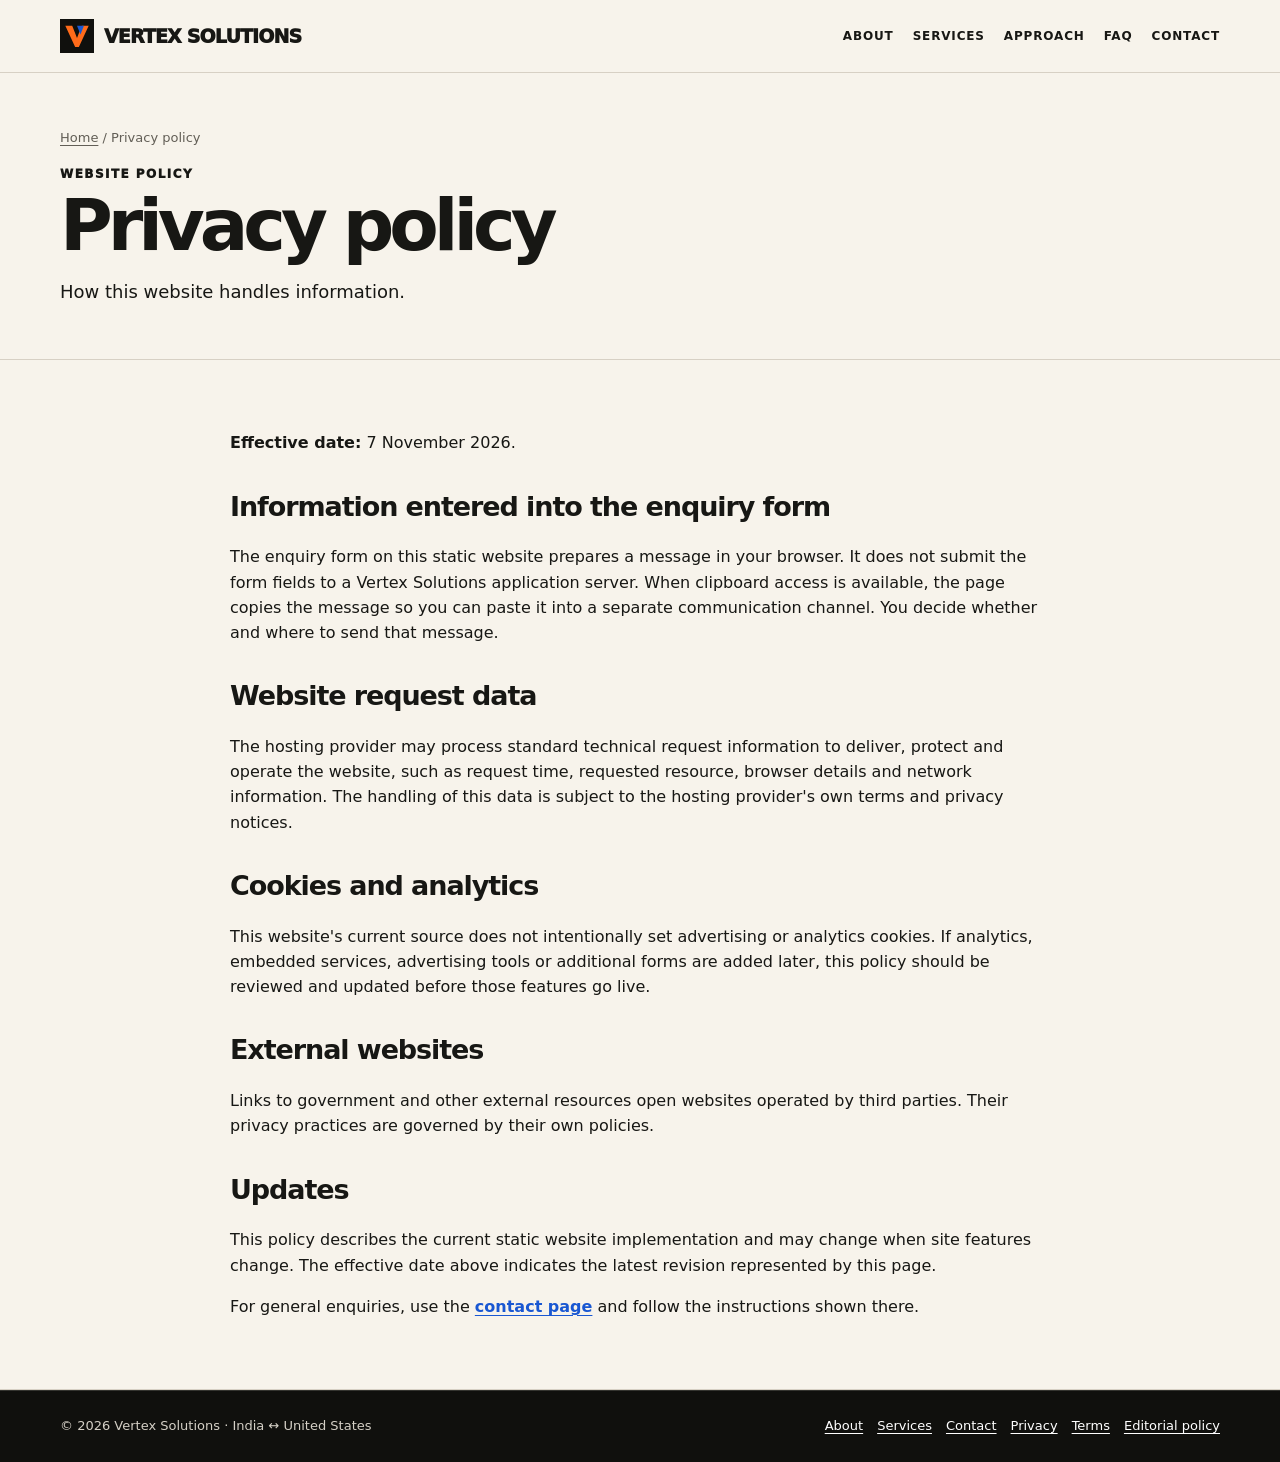
<file: privacy-policy.html>
<!doctype html>
<html lang="en">
<head>
<meta charset="utf-8">
<meta name="viewport" content="width=device-width,initial-scale=1">
<title>Privacy Policy | Vertex Solutions</title>
<meta name="description" content="Read how the Vertex Solutions website handles browser-based enquiry text, request data and privacy updates for visitors.">
<meta name="robots" content="index,follow,max-image-preview:large,max-video-preview:-1">
<meta name="author" content="Vertex Solutions">
<meta name="theme-color" content="#10100d">
<link rel="canonical" href="https://vertexfirm.vercel.app/privacy-policy">
<link rel="icon" href="/favicon.svg" type="image/svg+xml">
<link rel="apple-touch-icon" href="/apple-touch-icon.png" sizes="180x180">
<link rel="manifest" href="/site.webmanifest">
<link rel="sitemap" type="application/xml" href="/sitemap.xml">
<link rel="preload" href="/styles.css" as="style">
<link rel="stylesheet" href="/styles.css">
<meta property="og:type" content="website">
<meta property="og:site_name" content="Vertex Solutions">
<meta property="og:title" content="Privacy Policy | Vertex Solutions">
<meta property="og:description" content="Read how the Vertex Solutions website handles browser-based enquiry text, request data and privacy updates for visitors.">
<meta property="og:url" content="https://vertexfirm.vercel.app/privacy-policy">
<meta property="og:locale" content="en_US">
<meta property="og:image" content="https://vertexfirm.vercel.app/og-image.png">
<meta property="og:image:secure_url" content="https://vertexfirm.vercel.app/og-image.png">
<meta property="og:image:type" content="image/png">
<meta property="og:image:width" content="1200">
<meta property="og:image:height" content="630">
<meta property="og:image:alt" content="Vertex Solutions — Build. Scale. Move faster.">
<meta name="twitter:card" content="summary_large_image">
<meta name="twitter:title" content="Privacy Policy | Vertex Solutions">
<meta name="twitter:description" content="Read how the Vertex Solutions website handles browser-based enquiry text, request data and privacy updates for visitors.">
<meta name="twitter:image" content="https://vertexfirm.vercel.app/og-image.png">
<meta name="twitter:image:alt" content="Vertex Solutions — Build. Scale. Move faster.">
<script type="application/ld+json">{"@context":"https://schema.org","@type":"Organization","name":"Vertex Solutions","url":"https://vertexfirm.vercel.app/","logo":{"@type":"ImageObject","url":"https://vertexfirm.vercel.app/icon-512.png","width":512,"height":512},"image":"https://vertexfirm.vercel.app/og-image.png","description":"Business services company supporting startup expansion, commercial growth, technology implementation and operations.","areaServed":[{"@type":"Country","name":"India"},{"@type":"Country","name":"United States"}],"knowsAbout":["Startup expansion","Import-export vendor operations","Business development","Sales development","Digital marketing","Search engine optimisation","AI workflow integration","Recruitment","Manufacturing operations"]}</script>
<script type="application/ld+json">{"@context":"https://schema.org","@type":"WebSite","name":"Vertex Solutions","url":"https://vertexfirm.vercel.app/","description":"Business services supporting startup growth, technology and operations.","publisher":{"@type":"Organization","name":"Vertex Solutions","url":"https://vertexfirm.vercel.app/"},"inLanguage":"en"}</script>
<script type="application/ld+json">{"@context":"https://schema.org","@type":"WebPage","name":"Privacy Policy | Vertex Solutions","url":"https://vertexfirm.vercel.app/privacy-policy","description":"Read how the Vertex Solutions website handles browser-based enquiry text, request data and privacy updates for visitors.","datePublished":"2026-11-07","dateModified":"2026-11-07","inLanguage":"en","author":{"@type":"Organization","name":"Vertex Solutions"},"publisher":{"@type":"Organization","name":"Vertex Solutions","url":"https://vertexfirm.vercel.app/"}}</script>
</head>
<body><a class="skip-link" href="#main-content">Skip to main content</a>
<header class="nav"><div class="container navin"><a class="brand" href="/" aria-label="Vertex Solutions home"><img src="/logo.svg" width="34" height="34" alt=""><span>VERTEX SOLUTIONS</span></a><nav class="links" aria-label="Primary navigation"><a href="/about">About</a><a href="/services">Services</a><a href="/#approach">Approach</a><a href="/#faq">FAQ</a><a href="/contact">Contact</a></nav></div></header><main id="main-content"><section class="page-hero"><div class="container"><div class="breadcrumbs"><a href="/">Home</a> / Privacy policy</div><div class="section-kicker">Website policy</div><h1>Privacy policy</h1><p>How this website handles information.</p></div></section><section><div class="container prose"><p><strong>Effective date:</strong> 7 November 2026.</p><h2>Information entered into the enquiry form</h2><p>The enquiry form on this static website prepares a message in your browser. It does not submit the form fields to a Vertex Solutions application server. When clipboard access is available, the page copies the message so you can paste it into a separate communication channel. You decide whether and where to send that message.</p><h2>Website request data</h2><p>The hosting provider may process standard technical request information to deliver, protect and operate the website, such as request time, requested resource, browser details and network information. The handling of this data is subject to the hosting provider's own terms and privacy notices.</p><h2>Cookies and analytics</h2><p>This website's current source does not intentionally set advertising or analytics cookies. If analytics, embedded services, advertising tools or additional forms are added later, this policy should be reviewed and updated before those features go live.</p><h2>External websites</h2><p>Links to government and other external resources open websites operated by third parties. Their privacy practices are governed by their own policies.</p><h2>Updates</h2><p>This policy describes the current static website implementation and may change when site features change. The effective date above indicates the latest revision represented by this page.</p><p>For general enquiries, use the <a href="/contact">contact page</a> and follow the instructions shown there.</p></div></section></main><footer class="footer"><div class="container footerin"><div>© <span data-current-year>2026</span> Vertex Solutions · India ↔ United States</div><nav class="footer-links" aria-label="Footer navigation"><a href="/about">About</a><a href="/services">Services</a><a href="/contact">Contact</a><a href="/privacy-policy">Privacy</a><a href="/terms-of-service">Terms</a><a href="/editorial-policy">Editorial policy</a></nav></div></footer><script src="/site.js" defer></script></body></html>
</file>
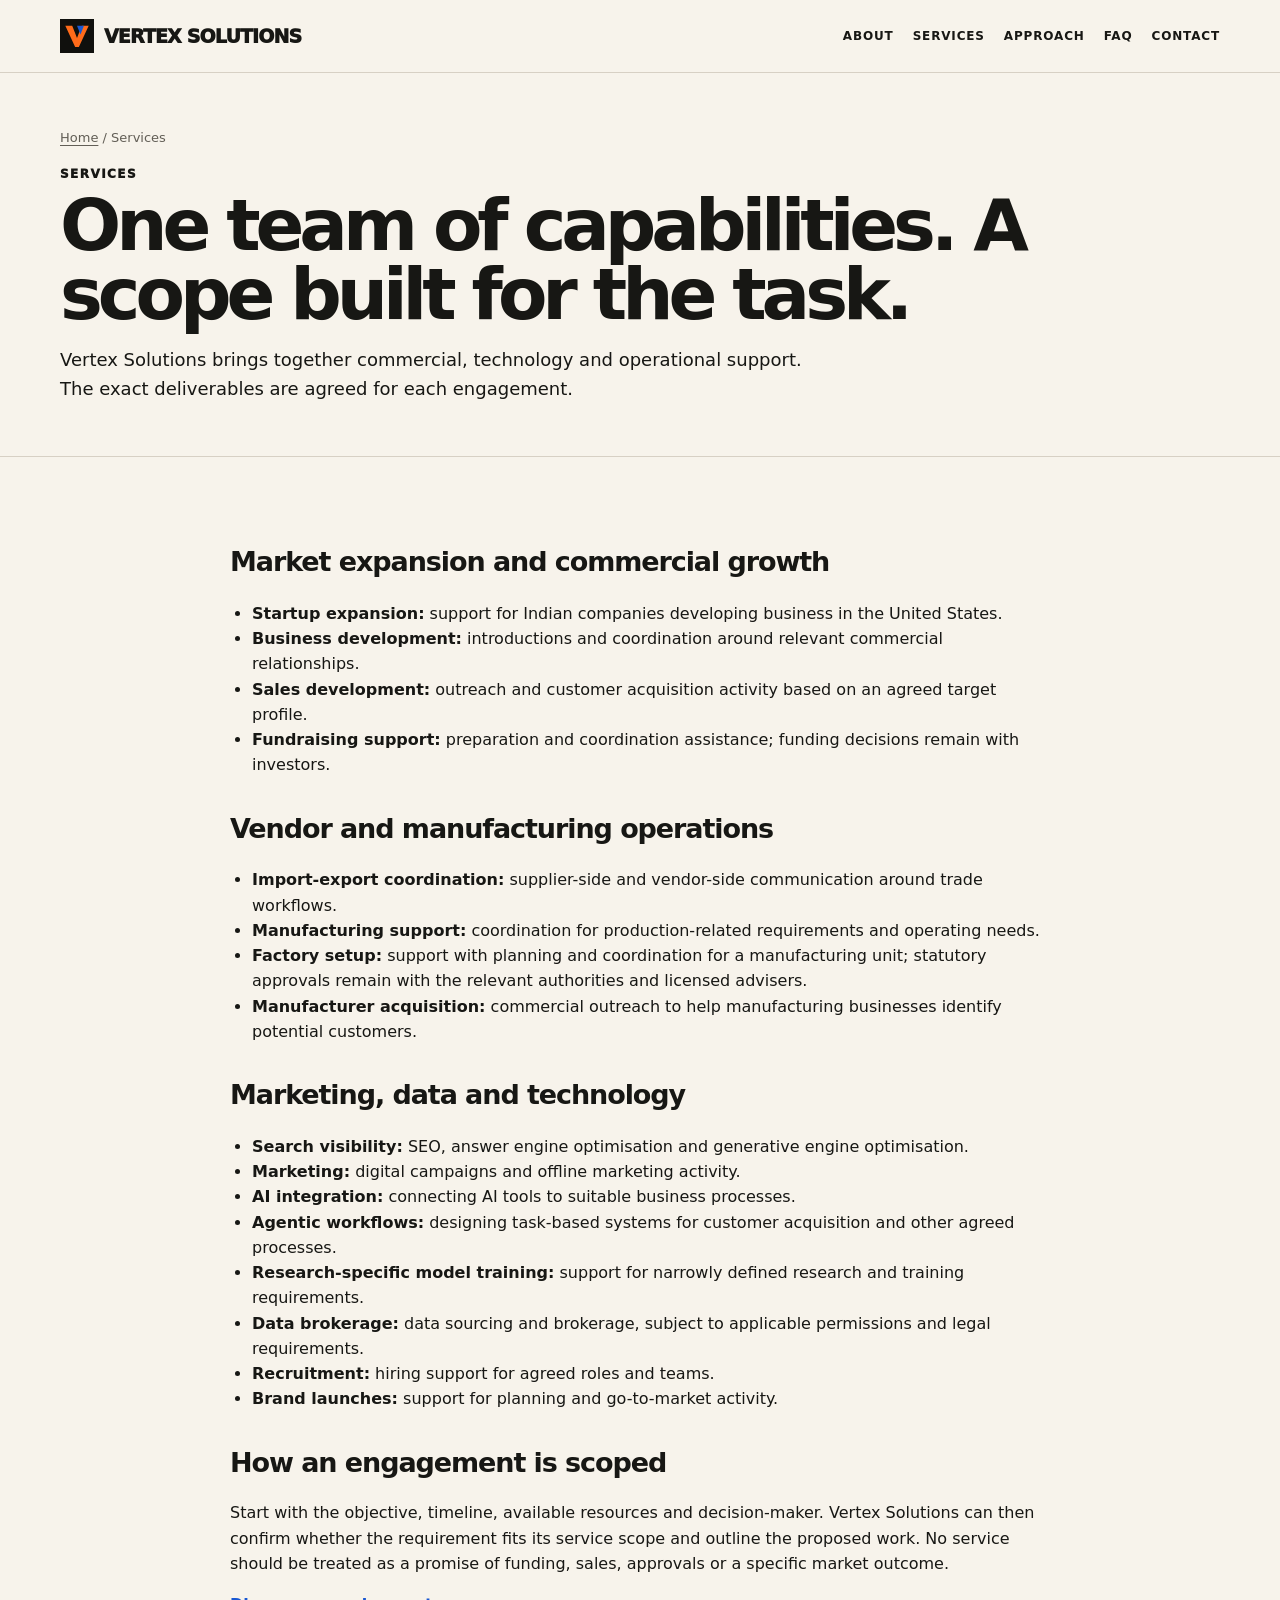
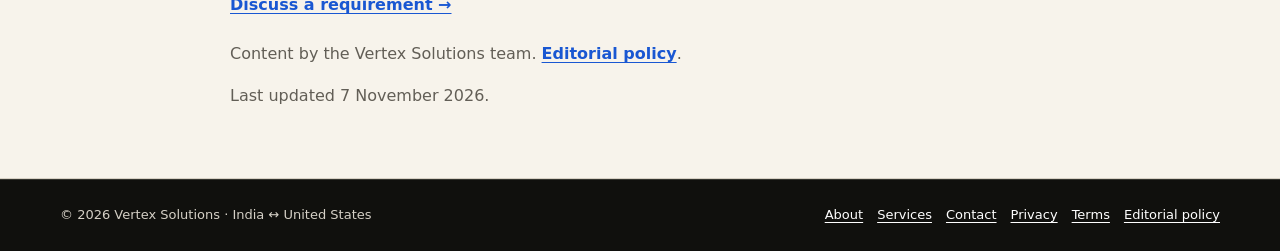
<file: services.html>
<!doctype html>
<html lang="en">
<head>
<meta charset="utf-8">
<meta name="viewport" content="width=device-width,initial-scale=1">
<title>Business Services | Vertex Solutions</title>
<meta name="description" content="Explore startup expansion, vendor coordination, sales, marketing, AI workflows, recruitment and manufacturing support from Vertex Solutions.">
<meta name="robots" content="index,follow,max-image-preview:large,max-video-preview:-1">
<meta name="author" content="Vertex Solutions">
<meta name="theme-color" content="#10100d">
<link rel="canonical" href="https://vertexfirm.vercel.app/services">
<link rel="icon" href="/favicon.svg" type="image/svg+xml">
<link rel="apple-touch-icon" href="/apple-touch-icon.png" sizes="180x180">
<link rel="manifest" href="/site.webmanifest">
<link rel="sitemap" type="application/xml" href="/sitemap.xml">
<link rel="preload" href="/styles.css" as="style">
<link rel="stylesheet" href="/styles.css">
<meta property="og:type" content="website">
<meta property="og:site_name" content="Vertex Solutions">
<meta property="og:title" content="Business Services | Vertex Solutions">
<meta property="og:description" content="Explore startup expansion, vendor coordination, sales, marketing, AI workflows, recruitment and manufacturing support from Vertex Solutions.">
<meta property="og:url" content="https://vertexfirm.vercel.app/services">
<meta property="og:locale" content="en_US">
<meta property="og:image" content="https://vertexfirm.vercel.app/og-image.png">
<meta property="og:image:secure_url" content="https://vertexfirm.vercel.app/og-image.png">
<meta property="og:image:type" content="image/png">
<meta property="og:image:width" content="1200">
<meta property="og:image:height" content="630">
<meta property="og:image:alt" content="Vertex Solutions — Build. Scale. Move faster.">
<meta name="twitter:card" content="summary_large_image">
<meta name="twitter:title" content="Business Services | Vertex Solutions">
<meta name="twitter:description" content="Explore startup expansion, vendor coordination, sales, marketing, AI workflows, recruitment and manufacturing support from Vertex Solutions.">
<meta name="twitter:image" content="https://vertexfirm.vercel.app/og-image.png">
<meta name="twitter:image:alt" content="Vertex Solutions — Build. Scale. Move faster.">
<script type="application/ld+json">{"@context":"https://schema.org","@type":"Organization","name":"Vertex Solutions","url":"https://vertexfirm.vercel.app/","logo":{"@type":"ImageObject","url":"https://vertexfirm.vercel.app/icon-512.png","width":512,"height":512},"image":"https://vertexfirm.vercel.app/og-image.png","description":"Business services company supporting startup expansion, commercial growth, technology implementation and operations.","areaServed":[{"@type":"Country","name":"India"},{"@type":"Country","name":"United States"}],"knowsAbout":["Startup expansion","Import-export vendor operations","Business development","Sales development","Digital marketing","Search engine optimisation","AI workflow integration","Recruitment","Manufacturing operations"]}</script>
<script type="application/ld+json">{"@context":"https://schema.org","@type":"WebSite","name":"Vertex Solutions","url":"https://vertexfirm.vercel.app/","description":"Business services supporting startup growth, technology and operations.","publisher":{"@type":"Organization","name":"Vertex Solutions","url":"https://vertexfirm.vercel.app/"},"inLanguage":"en"}</script>
<script type="application/ld+json">{"@context":"https://schema.org","@type":"CollectionPage","name":"Business Services | Vertex Solutions","url":"https://vertexfirm.vercel.app/services","description":"Explore startup expansion, vendor coordination, sales, marketing, AI workflows, recruitment and manufacturing support from Vertex Solutions.","datePublished":"2026-11-07","dateModified":"2026-11-07","inLanguage":"en","author":{"@type":"Organization","name":"Vertex Solutions"},"publisher":{"@type":"Organization","name":"Vertex Solutions","url":"https://vertexfirm.vercel.app/"}}</script>
</head>
<body><a class="skip-link" href="#main-content">Skip to main content</a>
<header class="nav"><div class="container navin"><a class="brand" href="/" aria-label="Vertex Solutions home"><img src="/logo.svg" width="34" height="34" alt=""><span>VERTEX SOLUTIONS</span></a><nav class="links" aria-label="Primary navigation"><a href="/about">About</a><a href="/services">Services</a><a href="/#approach">Approach</a><a href="/#faq">FAQ</a><a href="/contact">Contact</a></nav></div></header><main id="main-content"><section class="page-hero"><div class="container"><div class="breadcrumbs"><a href="/">Home</a> / Services</div><div class="section-kicker">Services</div><h1>One team of capabilities. A scope built for the task.</h1><p>Vertex Solutions brings together commercial, technology and operational support. The exact deliverables are agreed for each engagement.</p></div></section>
<section><div class="container prose"><h2>Market expansion and commercial growth</h2><ul><li><strong>Startup expansion:</strong> support for Indian companies developing business in the United States.</li><li><strong>Business development:</strong> introductions and coordination around relevant commercial relationships.</li><li><strong>Sales development:</strong> outreach and customer acquisition activity based on an agreed target profile.</li><li><strong>Fundraising support:</strong> preparation and coordination assistance; funding decisions remain with investors.</li></ul><h2>Vendor and manufacturing operations</h2><ul><li><strong>Import-export coordination:</strong> supplier-side and vendor-side communication around trade workflows.</li><li><strong>Manufacturing support:</strong> coordination for production-related requirements and operating needs.</li><li><strong>Factory setup:</strong> support with planning and coordination for a manufacturing unit; statutory approvals remain with the relevant authorities and licensed advisers.</li><li><strong>Manufacturer acquisition:</strong> commercial outreach to help manufacturing businesses identify potential customers.</li></ul><h2>Marketing, data and technology</h2><ul><li><strong>Search visibility:</strong> SEO, answer engine optimisation and generative engine optimisation.</li><li><strong>Marketing:</strong> digital campaigns and offline marketing activity.</li><li><strong>AI integration:</strong> connecting AI tools to suitable business processes.</li><li><strong>Agentic workflows:</strong> designing task-based systems for customer acquisition and other agreed processes.</li><li><strong>Research-specific model training:</strong> support for narrowly defined research and training requirements.</li><li><strong>Data brokerage:</strong> data sourcing and brokerage, subject to applicable permissions and legal requirements.</li><li><strong>Recruitment:</strong> hiring support for agreed roles and teams.</li><li><strong>Brand launches:</strong> support for planning and go-to-market activity.</li></ul><h2>How an engagement is scoped</h2><p>Start with the objective, timeline, available resources and decision-maker. Vertex Solutions can then confirm whether the requirement fits its service scope and outline the proposed work. No service should be treated as a promise of funding, sales, approvals or a specific market outcome.</p><p><a href="/contact">Discuss a requirement →</a></p><p class="byline">Content by the Vertex Solutions team. <a href="/editorial-policy">Editorial policy</a>.</p><p class="date-line">Last updated <time datetime="2026-11-07">7 November 2026</time>.</p></div></section></main><footer class="footer"><div class="container footerin"><div>© <span data-current-year>2026</span> Vertex Solutions · India ↔ United States</div><nav class="footer-links" aria-label="Footer navigation"><a href="/about">About</a><a href="/services">Services</a><a href="/contact">Contact</a><a href="/privacy-policy">Privacy</a><a href="/terms-of-service">Terms</a><a href="/editorial-policy">Editorial policy</a></nav></div></footer><script src="/site.js" defer></script></body></html>
</file>
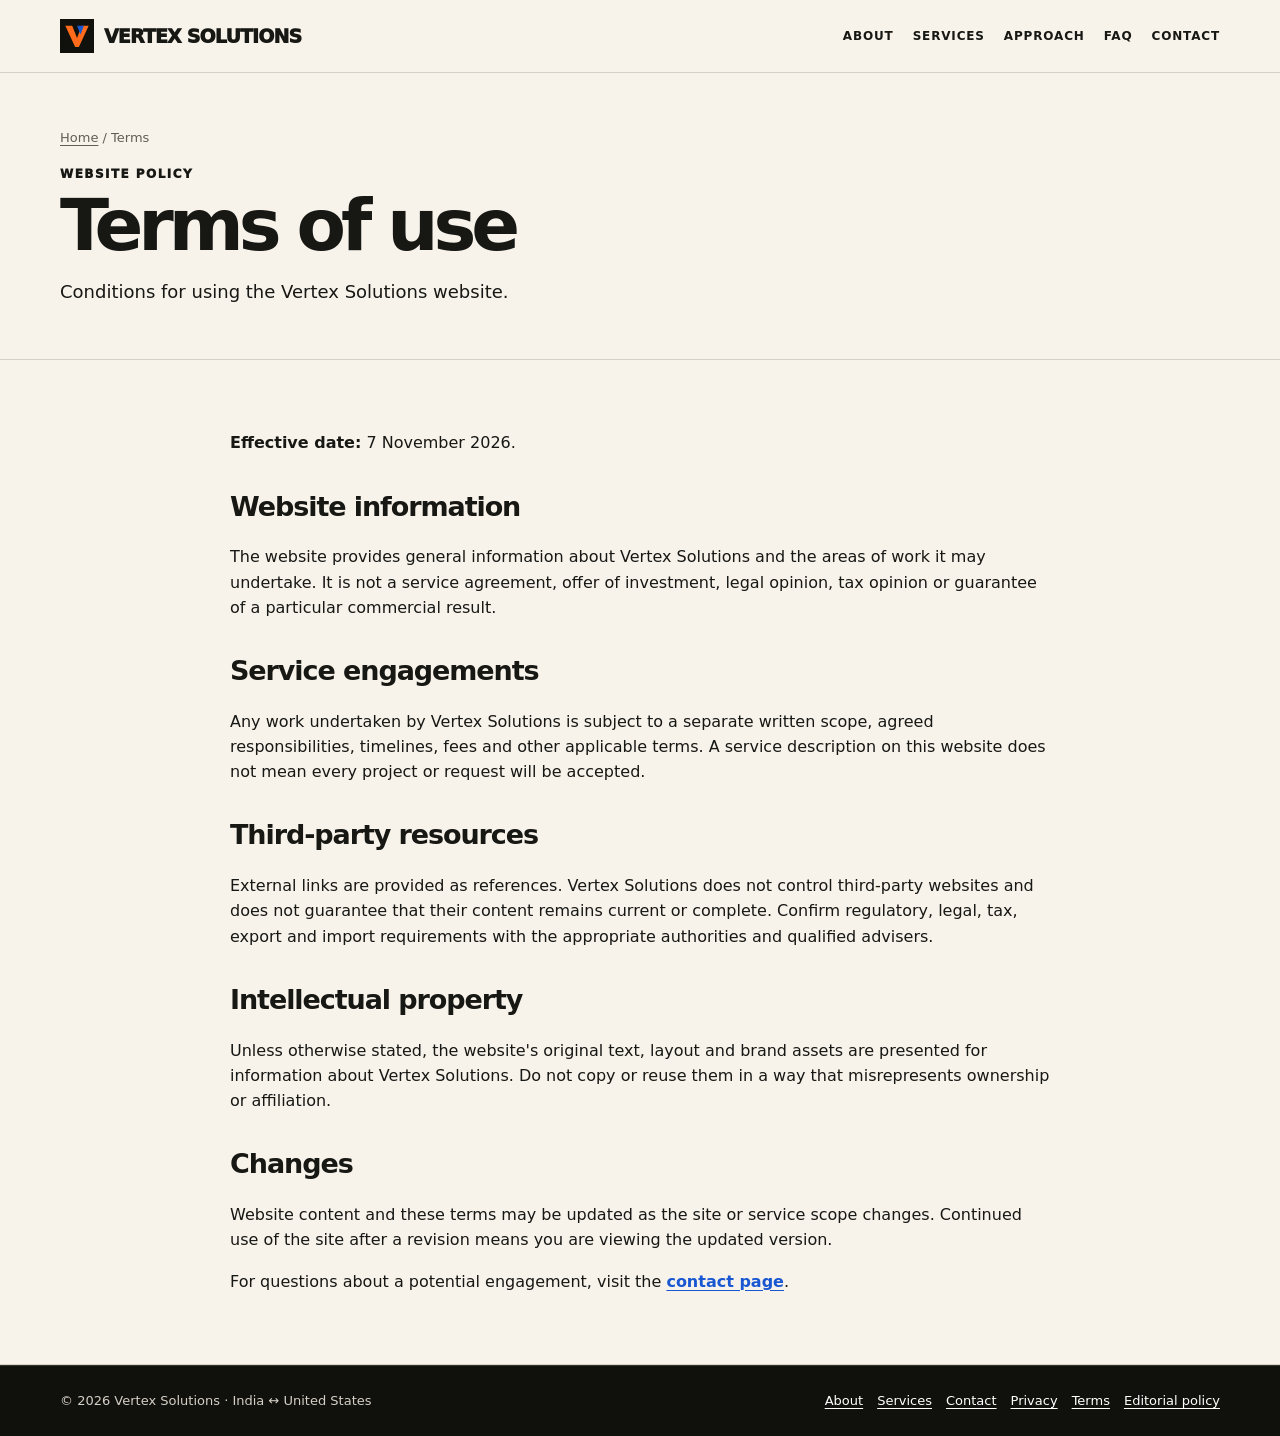
<file: terms-of-service.html>
<!doctype html>
<html lang="en">
<head>
<meta charset="utf-8">
<meta name="viewport" content="width=device-width,initial-scale=1">
<title>Terms of Use | Vertex Solutions</title>
<meta name="description" content="Review the website terms for Vertex Solutions, including service scope, external references and business outcome limits for visitors.">
<meta name="robots" content="index,follow,max-image-preview:large,max-video-preview:-1">
<meta name="author" content="Vertex Solutions">
<meta name="theme-color" content="#10100d">
<link rel="canonical" href="https://vertexfirm.vercel.app/terms-of-service">
<link rel="icon" href="/favicon.svg" type="image/svg+xml">
<link rel="apple-touch-icon" href="/apple-touch-icon.png" sizes="180x180">
<link rel="manifest" href="/site.webmanifest">
<link rel="sitemap" type="application/xml" href="/sitemap.xml">
<link rel="preload" href="/styles.css" as="style">
<link rel="stylesheet" href="/styles.css">
<meta property="og:type" content="website">
<meta property="og:site_name" content="Vertex Solutions">
<meta property="og:title" content="Terms of Use | Vertex Solutions">
<meta property="og:description" content="Review the website terms for Vertex Solutions, including service scope, external references and business outcome limits for visitors.">
<meta property="og:url" content="https://vertexfirm.vercel.app/terms-of-service">
<meta property="og:locale" content="en_US">
<meta property="og:image" content="https://vertexfirm.vercel.app/og-image.png">
<meta property="og:image:secure_url" content="https://vertexfirm.vercel.app/og-image.png">
<meta property="og:image:type" content="image/png">
<meta property="og:image:width" content="1200">
<meta property="og:image:height" content="630">
<meta property="og:image:alt" content="Vertex Solutions — Build. Scale. Move faster.">
<meta name="twitter:card" content="summary_large_image">
<meta name="twitter:title" content="Terms of Use | Vertex Solutions">
<meta name="twitter:description" content="Review the website terms for Vertex Solutions, including service scope, external references and business outcome limits for visitors.">
<meta name="twitter:image" content="https://vertexfirm.vercel.app/og-image.png">
<meta name="twitter:image:alt" content="Vertex Solutions — Build. Scale. Move faster.">
<script type="application/ld+json">{"@context":"https://schema.org","@type":"Organization","name":"Vertex Solutions","url":"https://vertexfirm.vercel.app/","logo":{"@type":"ImageObject","url":"https://vertexfirm.vercel.app/icon-512.png","width":512,"height":512},"image":"https://vertexfirm.vercel.app/og-image.png","description":"Business services company supporting startup expansion, commercial growth, technology implementation and operations.","areaServed":[{"@type":"Country","name":"India"},{"@type":"Country","name":"United States"}],"knowsAbout":["Startup expansion","Import-export vendor operations","Business development","Sales development","Digital marketing","Search engine optimisation","AI workflow integration","Recruitment","Manufacturing operations"]}</script>
<script type="application/ld+json">{"@context":"https://schema.org","@type":"WebSite","name":"Vertex Solutions","url":"https://vertexfirm.vercel.app/","description":"Business services supporting startup growth, technology and operations.","publisher":{"@type":"Organization","name":"Vertex Solutions","url":"https://vertexfirm.vercel.app/"},"inLanguage":"en"}</script>
<script type="application/ld+json">{"@context":"https://schema.org","@type":"WebPage","name":"Terms of Use | Vertex Solutions","url":"https://vertexfirm.vercel.app/terms-of-service","description":"Review the website terms for Vertex Solutions, including service scope, external references and business outcome limits for visitors.","datePublished":"2026-11-07","dateModified":"2026-11-07","inLanguage":"en","author":{"@type":"Organization","name":"Vertex Solutions"},"publisher":{"@type":"Organization","name":"Vertex Solutions","url":"https://vertexfirm.vercel.app/"}}</script>
</head>
<body><a class="skip-link" href="#main-content">Skip to main content</a>
<header class="nav"><div class="container navin"><a class="brand" href="/" aria-label="Vertex Solutions home"><img src="/logo.svg" width="34" height="34" alt=""><span>VERTEX SOLUTIONS</span></a><nav class="links" aria-label="Primary navigation"><a href="/about">About</a><a href="/services">Services</a><a href="/#approach">Approach</a><a href="/#faq">FAQ</a><a href="/contact">Contact</a></nav></div></header><main id="main-content"><section class="page-hero"><div class="container"><div class="breadcrumbs"><a href="/">Home</a> / Terms</div><div class="section-kicker">Website policy</div><h1>Terms of use</h1><p>Conditions for using the Vertex Solutions website.</p></div></section><section><div class="container prose"><p><strong>Effective date:</strong> 7 November 2026.</p><h2>Website information</h2><p>The website provides general information about Vertex Solutions and the areas of work it may undertake. It is not a service agreement, offer of investment, legal opinion, tax opinion or guarantee of a particular commercial result.</p><h2>Service engagements</h2><p>Any work undertaken by Vertex Solutions is subject to a separate written scope, agreed responsibilities, timelines, fees and other applicable terms. A service description on this website does not mean every project or request will be accepted.</p><h2>Third-party resources</h2><p>External links are provided as references. Vertex Solutions does not control third-party websites and does not guarantee that their content remains current or complete. Confirm regulatory, legal, tax, export and import requirements with the appropriate authorities and qualified advisers.</p><h2>Intellectual property</h2><p>Unless otherwise stated, the website's original text, layout and brand assets are presented for information about Vertex Solutions. Do not copy or reuse them in a way that misrepresents ownership or affiliation.</p><h2>Changes</h2><p>Website content and these terms may be updated as the site or service scope changes. Continued use of the site after a revision means you are viewing the updated version.</p><p>For questions about a potential engagement, visit the <a href="/contact">contact page</a>.</p></div></section></main><footer class="footer"><div class="container footerin"><div>© <span data-current-year>2026</span> Vertex Solutions · India ↔ United States</div><nav class="footer-links" aria-label="Footer navigation"><a href="/about">About</a><a href="/services">Services</a><a href="/contact">Contact</a><a href="/privacy-policy">Privacy</a><a href="/terms-of-service">Terms</a><a href="/editorial-policy">Editorial policy</a></nav></div></footer><script src="/site.js" defer></script></body></html>
</file>
<file: styles.css>
:root{--black:#10100d;--ink:#171714;--peach:#ffd8c2;--orange:#ff6b1a;--blue:#1957d2;--lemon:#e9ff3b;--maroon:#6f202c;--olive:#455226;--paper:#f7f3eb;--white:#fffdf8;--line:#d7d0c4;--muted:#625e56}
*{box-sizing:border-box}html{scroll-behavior:smooth;scroll-padding-top:84px}body{margin:0;background:var(--paper);color:var(--ink);font-family:Inter,ui-sans-serif,system-ui,-apple-system,BlinkMacSystemFont,"Segoe UI",sans-serif;font-size:17px;line-height:1.58}a{color:inherit;text-decoration-thickness:1px;text-underline-offset:3px}a:hover{color:var(--blue)}button,input,textarea{font:inherit}.container{width:min(1160px,calc(100% - 36px));margin-inline:auto}
.skip-link{position:absolute;left:12px;top:-80px;z-index:100;background:var(--lemon);color:var(--black);padding:12px 16px;font-weight:900}.skip-link:focus{top:12px}.nav{position:sticky;top:0;z-index:20;background:rgba(247,243,235,.96);backdrop-filter:blur(12px);border-bottom:1px solid var(--line)}.navin{min-height:72px;display:flex;align-items:center;justify-content:space-between;gap:20px}.brand{display:flex;align-items:center;gap:10px;font-size:19px;font-weight:950;letter-spacing:-.045em;text-decoration:none}.brand img{width:34px;height:34px}.links{display:flex;align-items:center;gap:19px;font-size:12px;font-weight:900;text-transform:uppercase;letter-spacing:.07em}.links a{text-decoration:none}.links a:hover{color:var(--blue)}
.hero{padding:74px 0 50px;border-bottom:1px solid var(--line)}.hero-grid{display:grid;grid-template-columns:1.35fr .65fr;gap:42px;align-items:end}.eyebrow,.section-kicker{font-size:12px;font-weight:950;letter-spacing:.12em;text-transform:uppercase}.eyebrow{margin-bottom:16px}.hero h1{font-size:clamp(50px,8vw,94px);line-height:.92;letter-spacing:-.078em;margin:0;max-width:900px}.hero h1 em{font-style:normal;color:var(--blue)}.hero-copy{font-size:19px;max-width:460px;margin:0 0 8px}.marker{display:inline;padding:1px 7px;background:var(--lemon);font-weight:900}.actions{display:flex;gap:10px;flex-wrap:wrap;margin-top:24px}.btn{display:inline-flex;align-items:center;justify-content:center;min-height:46px;padding:0 17px;border:2px solid var(--black);font-size:13px;font-weight:950;text-transform:uppercase;letter-spacing:.05em;text-decoration:none}.btn.primary{background:var(--black);color:var(--white)}.btn.primary:hover{background:var(--orange);border-color:var(--orange);color:var(--black)}.btn.secondary{background:var(--peach)}.btn.secondary:hover{background:var(--lemon);color:var(--black)}
section{padding:54px 0;border-bottom:1px solid var(--line)}.section-head{display:flex;justify-content:space-between;gap:28px;align-items:flex-start;margin-bottom:26px}.section-title{font-size:clamp(34px,5vw,56px);line-height:.97;letter-spacing:-.06em;margin:5px 0 0;max-width:760px}.section-note{max-width:360px;font-size:15px;color:var(--muted)}.about{display:grid;grid-template-columns:1fr 1fr;gap:36px}.about p{margin:0 0 15px}.compact-list{list-style:none;padding:0;margin:0;display:grid;gap:7px}.compact-list li{padding:9px 0;border-top:1px solid var(--line);font-weight:750}.compact-list li:before{content:"→";color:var(--orange);font-weight:1000;margin-right:10px}
.scale{display:grid;grid-template-columns:repeat(3,1fr);gap:12px}.card{border:1.5px solid var(--black);padding:21px;background:var(--white);min-height:178px}.card:nth-child(2){background:var(--peach)}.card:nth-child(3){background:var(--lemon)}.card h3{font-size:21px;letter-spacing:-.03em;margin:0 0 9px}.card p{margin:0;font-size:15px}.services{display:grid;grid-template-columns:repeat(3,1fr);gap:10px}.service{border:1px solid var(--line);padding:15px;background:var(--white);font-weight:800;min-height:68px;display:flex;align-items:center}.service b{color:var(--blue);margin-right:10px}.service:nth-child(3n){border-left:4px solid var(--orange)}.service:nth-child(3n+2){border-left:4px solid var(--blue)}
.process{display:grid;grid-template-columns:repeat(4,1fr);gap:10px}.step{background:var(--black);color:var(--white);padding:19px;min-height:162px}.step:nth-child(2){background:var(--maroon)}.step:nth-child(3){background:var(--olive)}.step:nth-child(4){background:var(--blue)}.num{font-size:12px;font-weight:950;opacity:.75}.step h3{margin:24px 0 7px;font-size:22px}.step p{font-size:14px;margin:0;color:#f3f0e8}.principles{display:grid;grid-template-columns:repeat(3,1fr);gap:12px}.principle{border-top:3px solid var(--orange);padding:15px 0}.principle h3{font-size:19px;margin:0 0 5px}.principle p{font-size:14px;color:var(--muted);margin:0}.resources{display:grid;grid-template-columns:1fr 1fr;gap:12px}.resource{background:var(--white);border:1px solid var(--line);padding:18px}.resource h3{margin:0 0 7px;font-size:18px}.resource p{font-size:14px;margin:0 0 12px;color:var(--muted)}.resource a{font-weight:850;font-size:14px}.faq{display:grid;gap:8px}.faq details{border:1px solid var(--black);background:var(--white);padding:0 17px}.faq summary{cursor:pointer;font-weight:900;padding:15px 0}.faq p{margin:0 0 16px;font-size:15px}.byline{font-size:13px;color:var(--muted);margin-top:24px}.date-line{font-size:12px;color:var(--muted);margin-top:8px}
.contact{background:var(--black);color:var(--white);padding:56px 0}.contact-grid{display:grid;grid-template-columns:1fr 1fr;gap:38px}.contact h2{font-size:clamp(40px,6vw,68px);line-height:.92;letter-spacing:-.07em;margin:0 0 16px}.contact p{color:#d8d4cb}.contact-form{display:grid;gap:10px}.contact-form label{display:grid;gap:5px;font-size:13px;font-weight:800;color:#f2eee5}.contact-form input,.contact-form textarea{width:100%;border:1px solid #5b5a53;background:#181814;color:#fff;padding:12px 13px;outline:none;border-radius:0}.contact-form input:focus,.contact-form textarea:focus{border-color:var(--lemon);outline:2px solid var(--lemon);outline-offset:1px}.contact-form textarea{min-height:118px;resize:vertical}.contact-form button{border:0;background:var(--lemon);color:var(--black);padding:14px;font-weight:1000;cursor:pointer;text-transform:uppercase}.form-note,.form-status{font-size:13px;color:#d8d4cb}.form-status{min-height:24px;margin:0}.form-output{width:100%;min-height:140px;background:#181814;border:1px solid #74736b;color:white;padding:12px;display:none}.form-output:focus{outline:2px solid var(--lemon)}
.page-hero{padding:55px 0 35px;border-bottom:1px solid var(--line)}.page-hero h1{font-size:clamp(42px,7vw,72px);line-height:.95;letter-spacing:-.07em;margin:8px 0 14px}.page-hero p{max-width:760px;font-size:18px}.prose{max-width:820px}.prose h2{font-size:27px;letter-spacing:-.04em;margin:30px 0 8px}.prose h3{font-size:19px;margin:22px 0 5px}.prose p,.prose li{font-size:16px}.prose ul{padding-left:22px}.prose a{color:var(--blue);font-weight:750}.breadcrumbs{font-size:13px;color:var(--muted);margin-bottom:16px}.footer{padding:25px 0;background:var(--black);color:#d5d0c6;border-top:1px solid #34342f;font-size:13px}.footerin{display:flex;justify-content:space-between;gap:18px;flex-wrap:wrap}.footer-links{display:flex;gap:14px;flex-wrap:wrap}.footer a{color:#fff}.share-links{display:flex;gap:10px;flex-wrap:wrap;margin-top:16px}.share-links a{border:1px solid #77736b;padding:8px 11px;color:#fff;text-decoration:none;font-size:12px;font-weight:850}.share-links a:hover{background:var(--lemon);color:var(--black);border-color:var(--lemon)}
:focus-visible{outline:3px solid var(--blue);outline-offset:3px}
@media(max-width:900px){.links{gap:12px;font-size:11px}.hero-grid,.about,.contact-grid{grid-template-columns:1fr}.hero{padding-top:52px}.scale,.principles{grid-template-columns:1fr 1fr}.services{grid-template-columns:1fr 1fr}.process{grid-template-columns:1fr 1fr}.section-head{display:block}.section-note{margin-top:10px}}
@media(max-width:620px){.container{width:calc(100% - 24px)}.navin{min-height:64px}.links{display:none}.brand{font-size:17px}.hero h1{font-size:52px}.hero-copy{font-size:17px}.scale,.services,.process,.principles,.resources{grid-template-columns:1fr}.card,.step{min-height:0}.step h3{margin-top:16px}.section-title{font-size:36px}section{padding:42px 0}.page-hero{padding-top:40px}}
</file>
